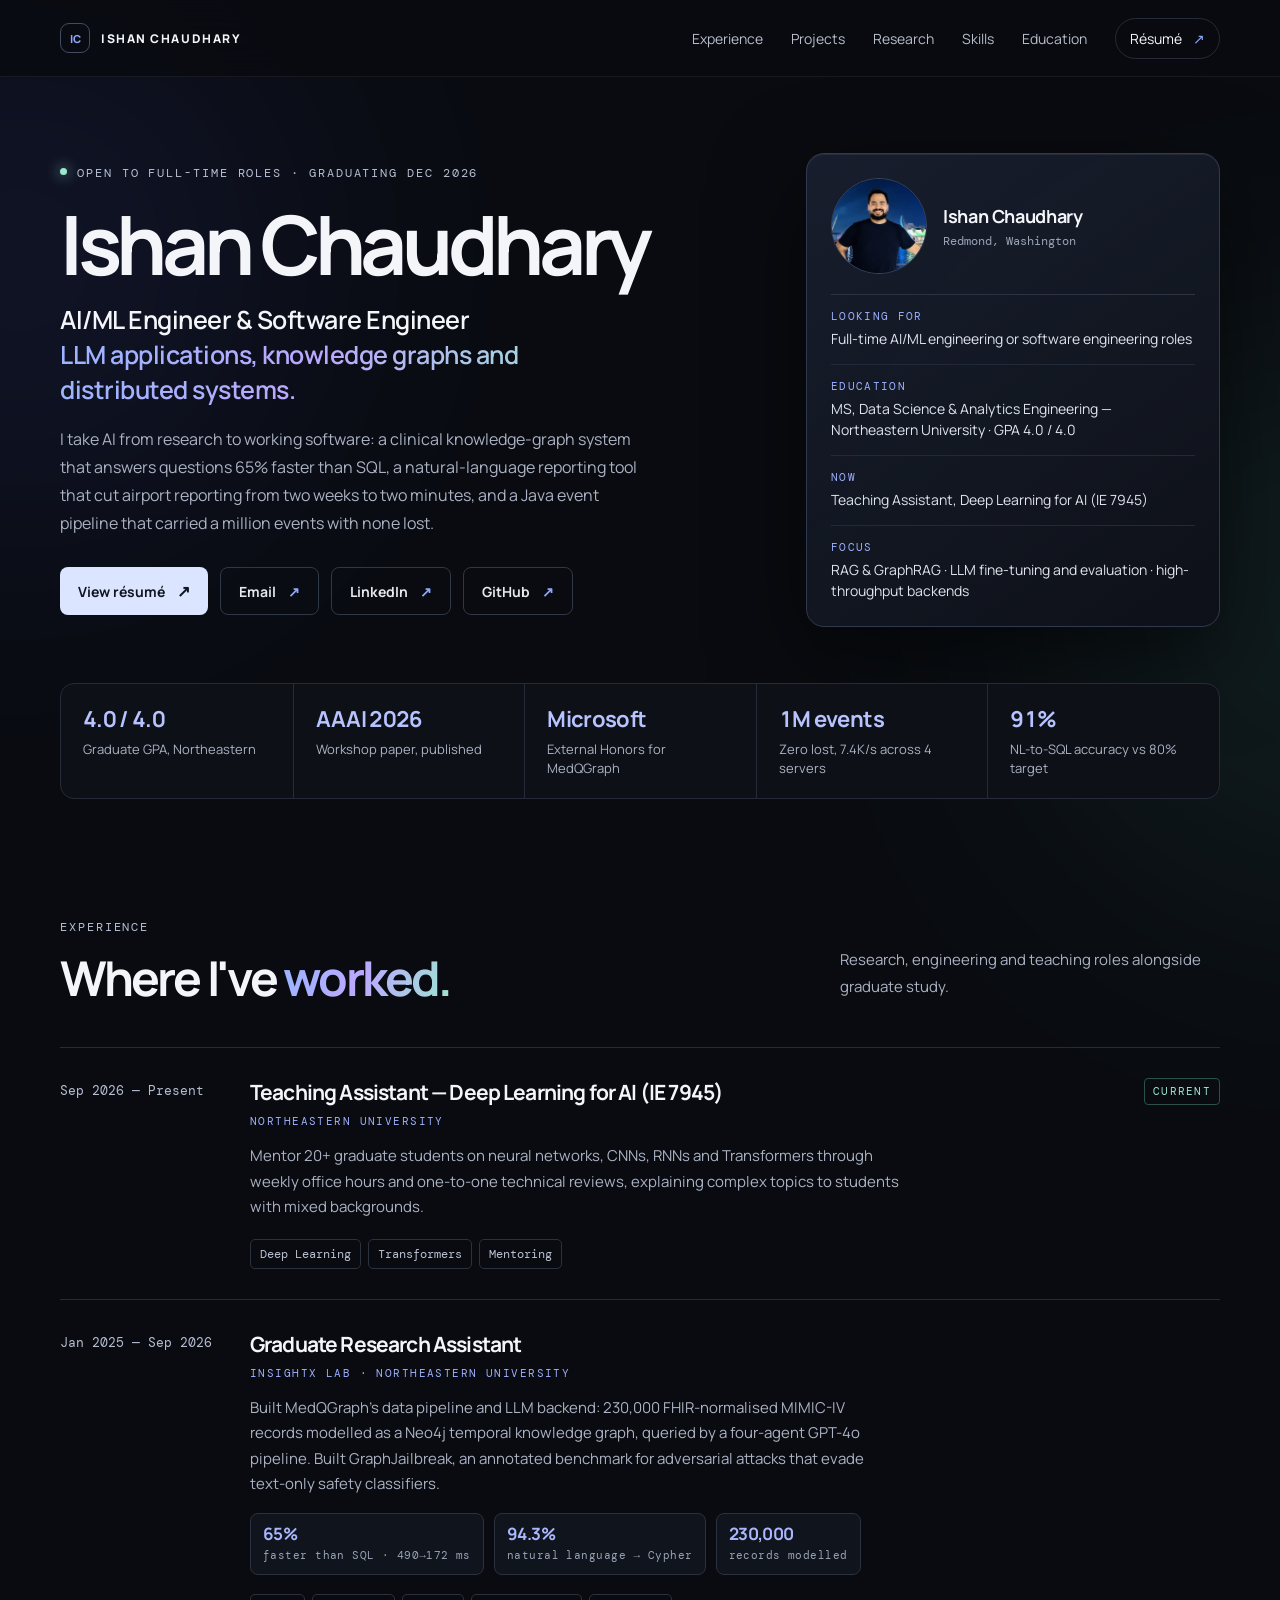
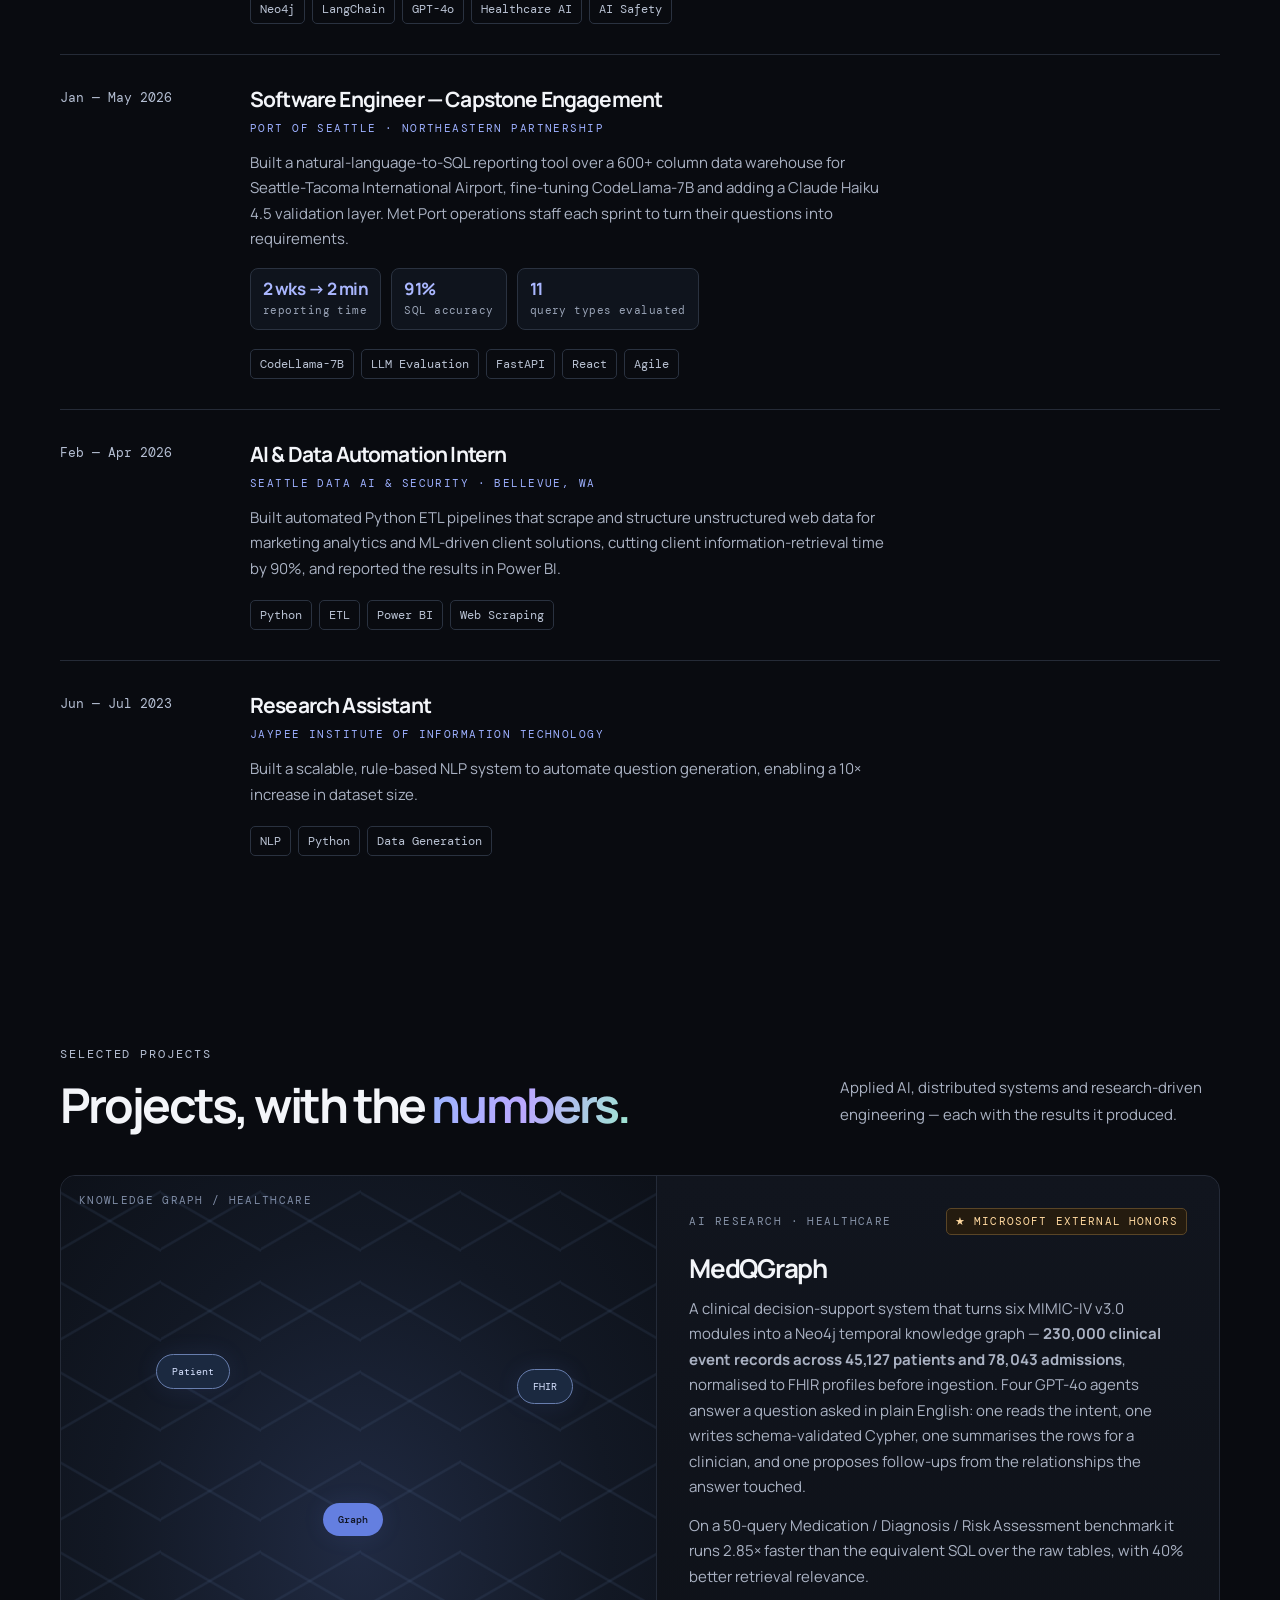
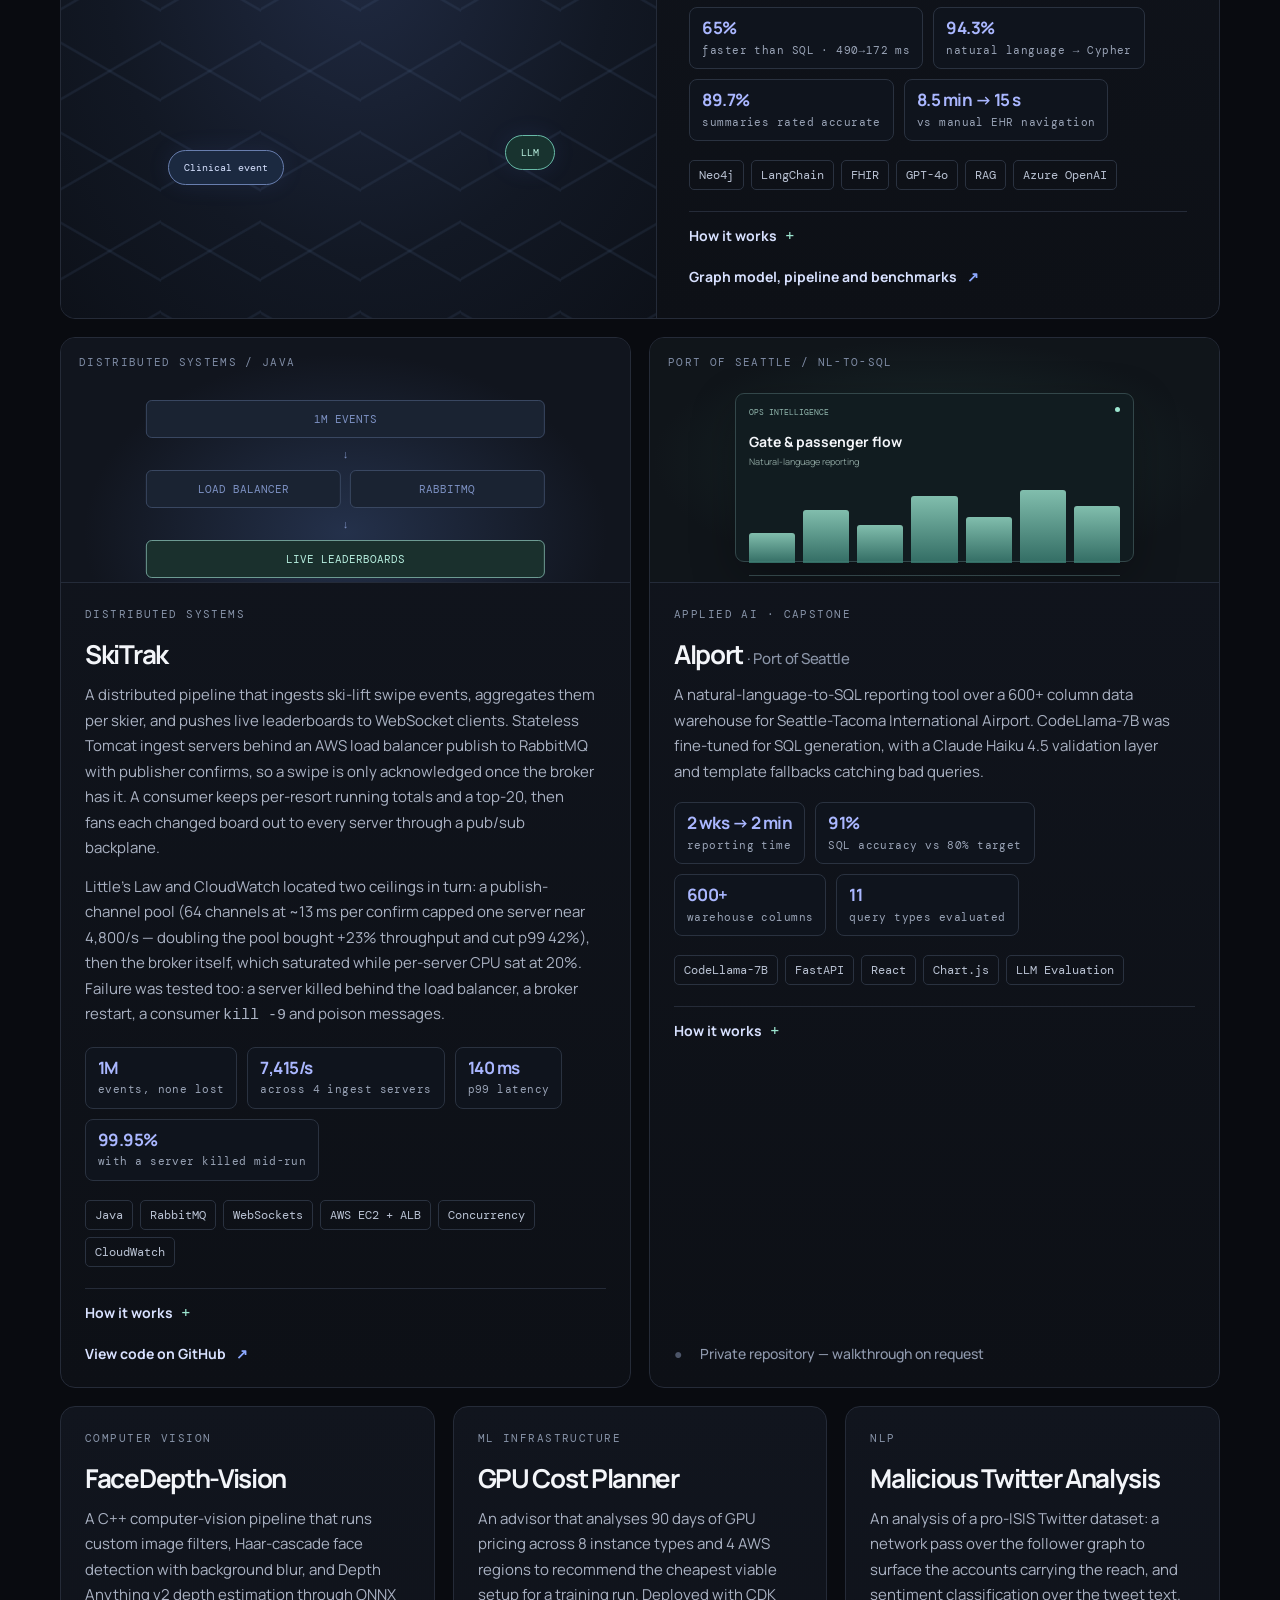
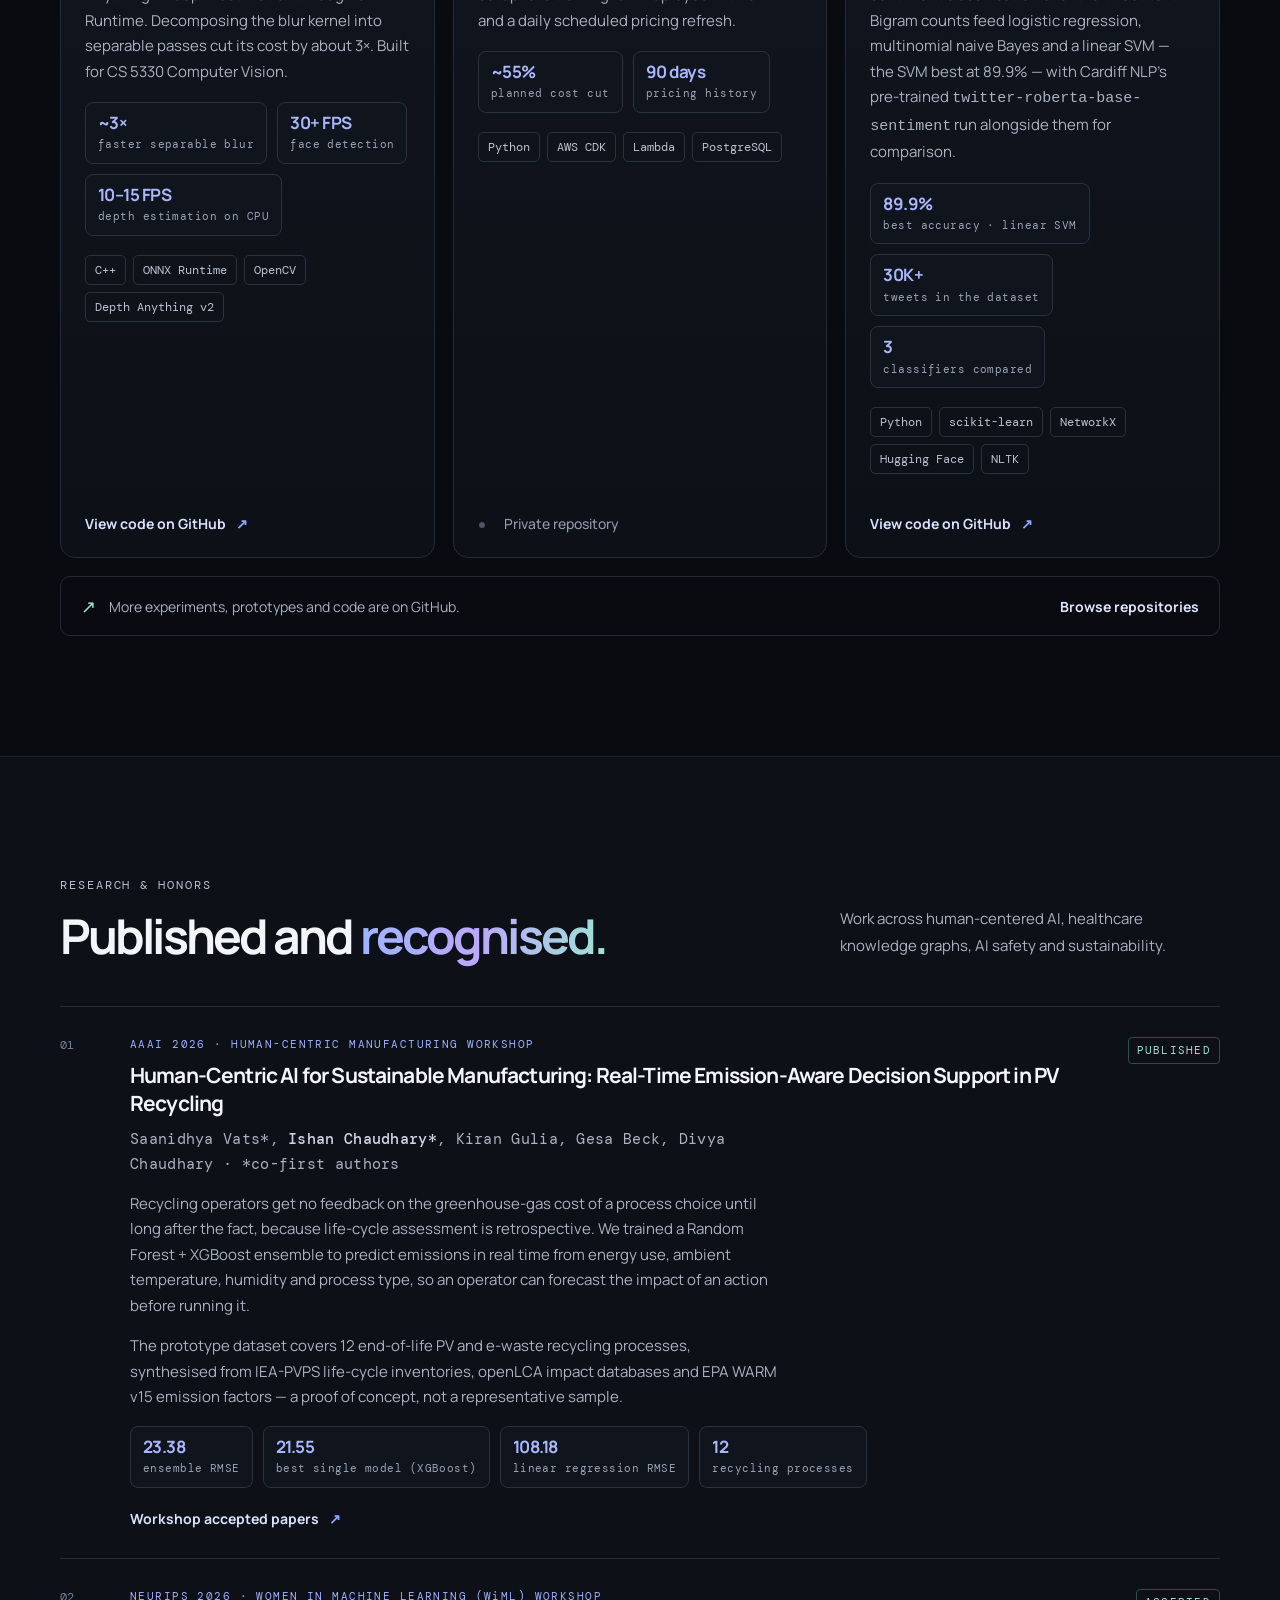
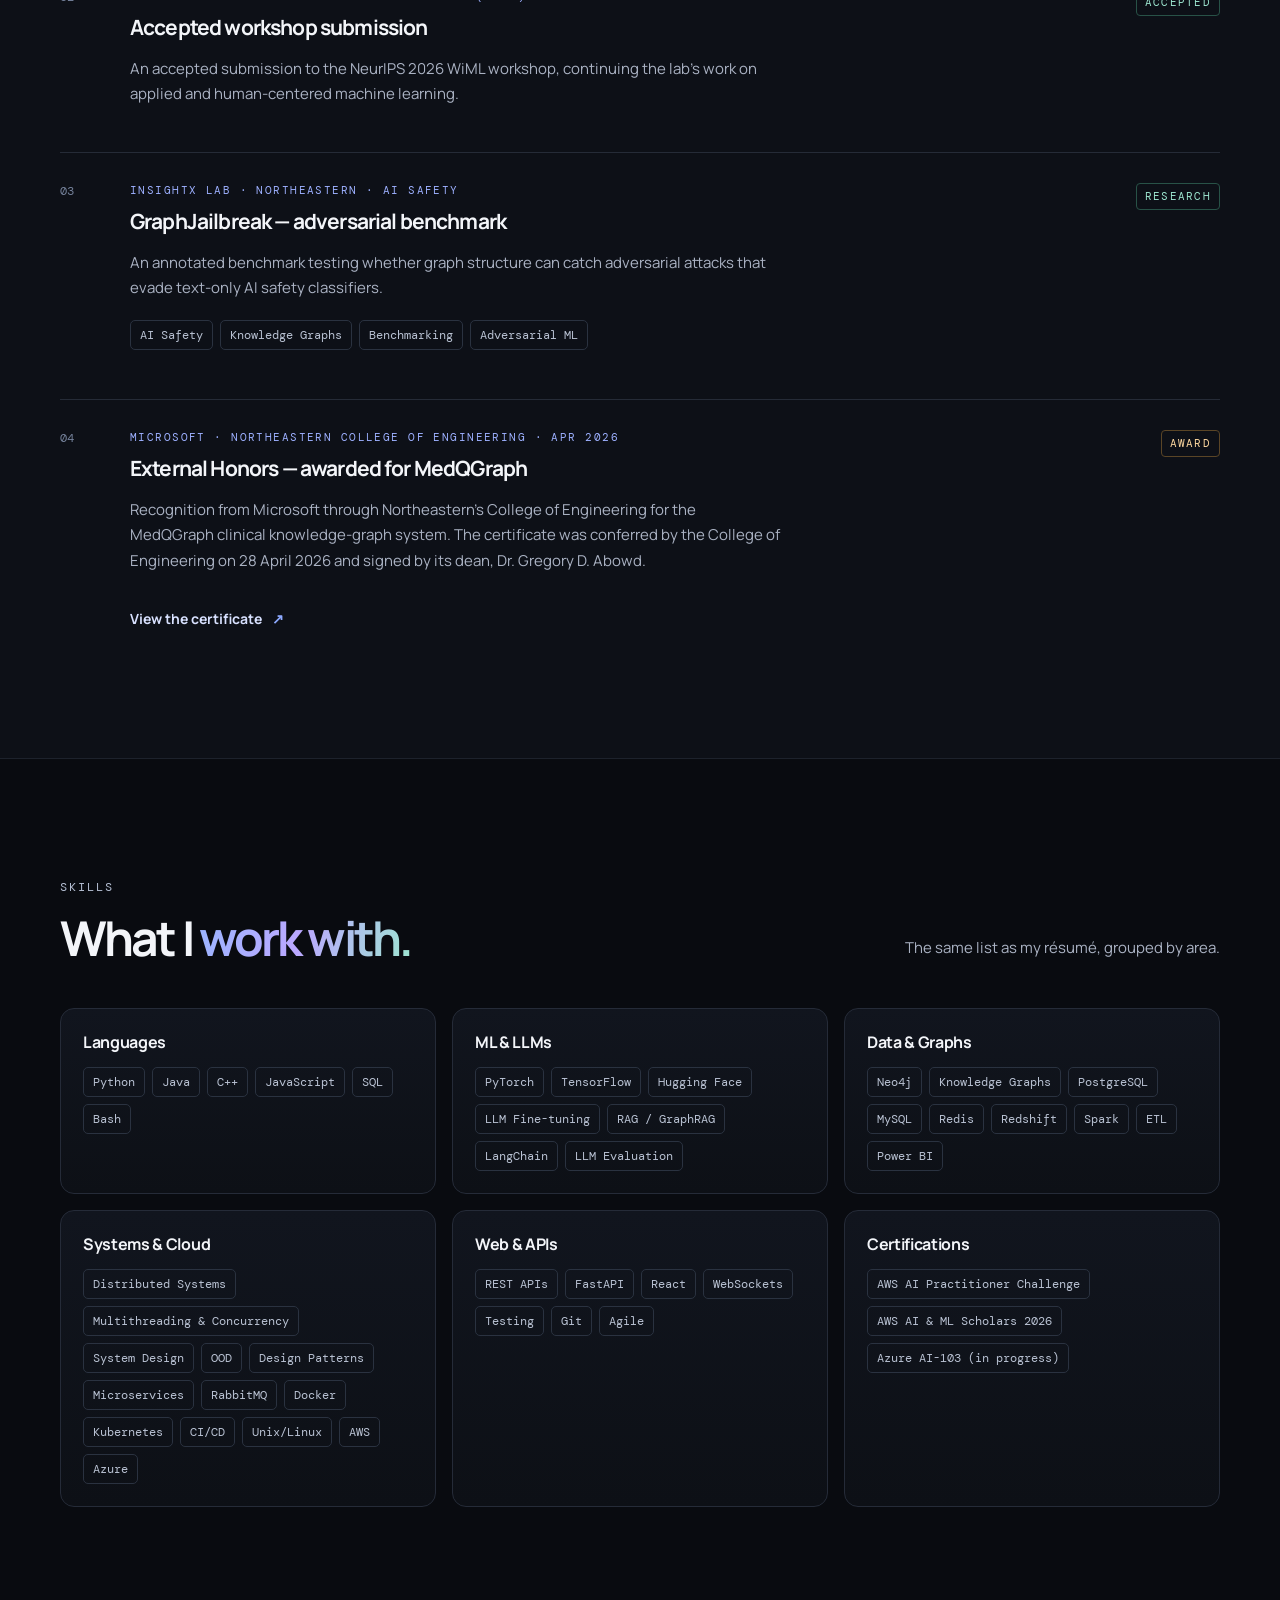
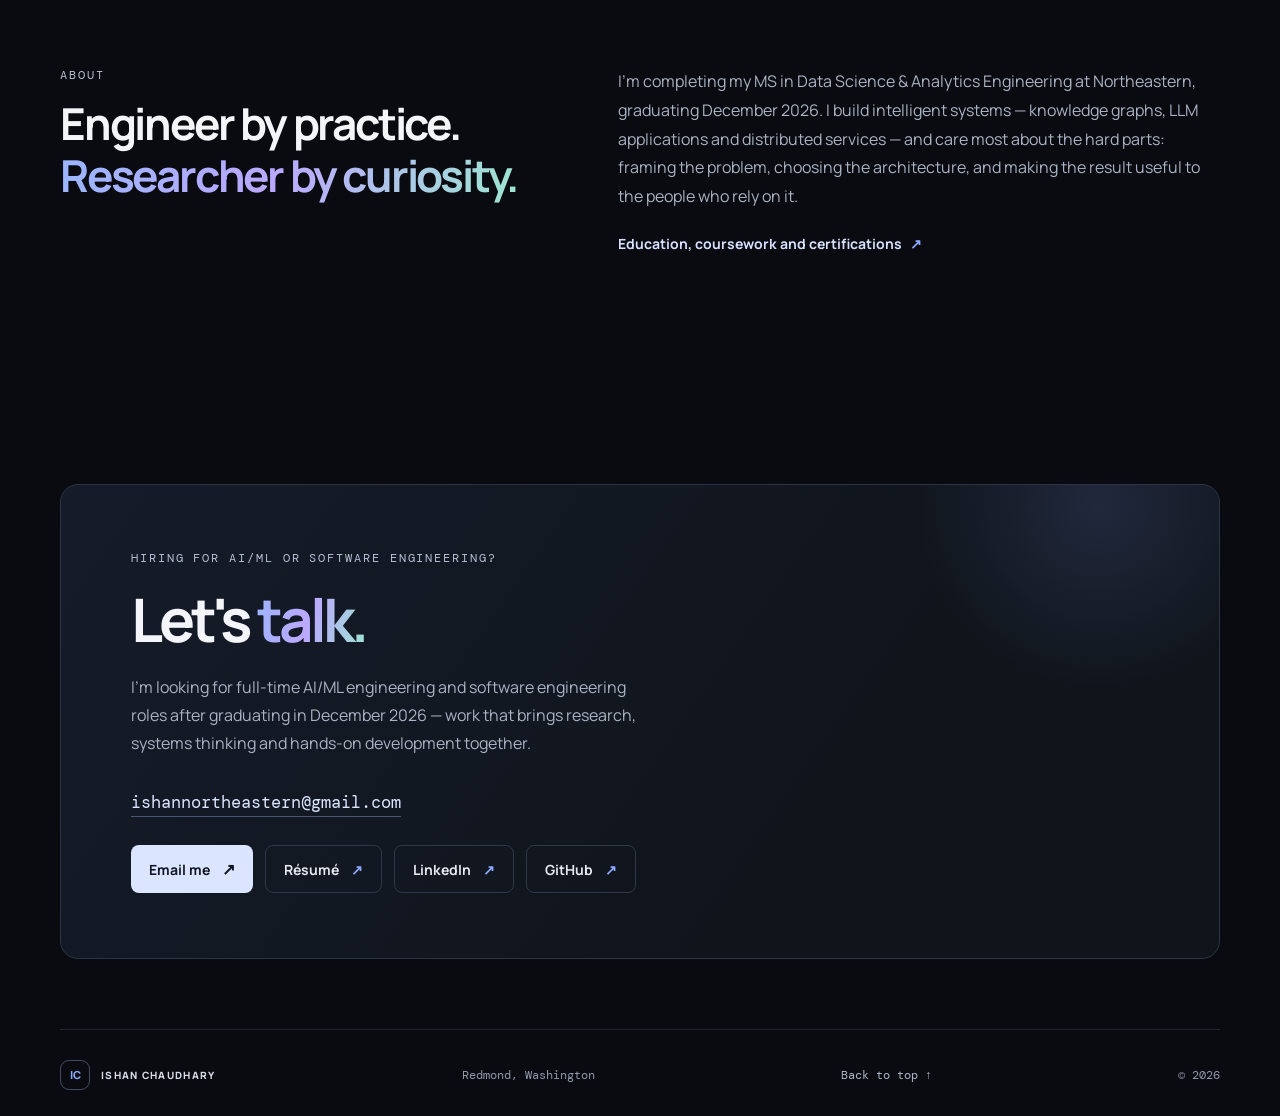
<file: index.html>
<!DOCTYPE html>
<html lang="en">
<head>
  <meta charset="UTF-8" />
  <meta name="viewport" content="width=device-width, initial-scale=1.0" />
  <title>Ishan Chaudhary — AI/ML Engineer &amp; Software Engineer | LLMs, Knowledge Graphs, Distributed Systems</title>
  <meta name="description" content="Ishan Chaudhary is an AI/ML and software engineer (MS, Northeastern, 4.0 GPA, graduating Dec 2026) building LLM applications, knowledge graphs and distributed systems. AAAI 2026 workshop author. Open to full-time roles." />
  <link rel="preconnect" href="https://fonts.googleapis.com">
  <link rel="preconnect" href="https://fonts.gstatic.com" crossorigin>
  <link href="https://fonts.googleapis.com/css2?family=DM+Mono:wght@400;500&family=Manrope:wght@400;500;600;700;800&display=swap" rel="stylesheet">
  <link rel="canonical" href="https://ishan2oo1.github.io/" />
  <meta name="theme-color" content="#090b10" />
  <meta name="author" content="Ishan Chaudhary" />

  <!-- Social sharing preview -->
  <meta property="og:type" content="profile" />
  <meta property="og:site_name" content="Ishan Chaudhary" />
  <meta property="og:title" content="Ishan Chaudhary — AI/ML Engineer &amp; Software Engineer" />
  <meta property="og:description" content="LLM applications, knowledge graphs and distributed systems. MS at Northeastern (4.0 GPA), AAAI 2026 workshop author, graduating Dec 2026 and open to full-time roles." />
  <meta property="og:url" content="https://ishan2oo1.github.io/" />
  <meta property="og:image" content="https://ishan2oo1.github.io/preview.png" />
  <meta property="og:image:width" content="1200" />
  <meta property="og:image:height" content="630" />
  <meta property="og:image:alt" content="Ishan Chaudhary — AI/ML Engineer and Software Engineer" />
  <meta name="twitter:card" content="summary_large_image" />
  <meta name="twitter:title" content="Ishan Chaudhary — AI/ML Engineer &amp; Software Engineer" />
  <meta name="twitter:description" content="LLM applications, knowledge graphs and distributed systems. Graduating Dec 2026, open to full-time roles." />
  <meta name="twitter:image" content="https://ishan2oo1.github.io/preview.png" />

  <!-- Structured data: helps search engines connect this page to the person -->
  <script type="application/ld+json">
  {
    "@context": "https://schema.org",
    "@type": "Person",
    "name": "Ishan Chaudhary",
    "url": "https://ishan2oo1.github.io/",
    "image": "https://ishan2oo1.github.io/profile.jpg",
    "jobTitle": "AI/ML Engineer and Software Engineer",
    "email": "mailto:ishannortheastern@gmail.com",
    "address": { "@type": "PostalAddress", "addressLocality": "Redmond", "addressRegion": "WA", "addressCountry": "US" },
    "alumniOf": [
      { "@type": "CollegeOrUniversity", "name": "Northeastern University" },
      { "@type": "CollegeOrUniversity", "name": "Jaypee Institute of Information Technology" }
    ],
    "knowsAbout": ["Machine Learning", "Large Language Models", "Retrieval-Augmented Generation", "Knowledge Graphs", "Distributed Systems", "Neo4j", "Python", "Java", "C++"],
    "sameAs": ["https://github.com/Ishan2OO1", "https://www.linkedin.com/in/ishan-chaudhary01"]
  }
  </script>

  <link rel="icon" href="data:image/svg+xml,%3Csvg xmlns='http://www.w3.org/2000/svg' viewBox='0 0 64 64'%3E%3Crect width='64' height='64' rx='14' fill='%23090b10'/%3E%3Crect x='1.5' y='1.5' width='61' height='61' rx='13' fill='none' stroke='%23424b61' stroke-width='3'/%3E%3Ctext x='32' y='43' font-family='Helvetica,Arial,sans-serif' font-size='27' font-weight='bold' fill='%238da9ff' text-anchor='middle'%3EIC%3C/text%3E%3C/svg%3E" />
  <link rel="stylesheet" href="styles.css" />
  <noscript>
    <style>.reveal{opacity:1!important;transform:none!important}</style>
  </noscript>
</head>
<body>
  <a class="skip-link" href="#main">Skip to content</a>
  <div class="ambient-layer" aria-hidden="true"><div class="ambient ambient-one"></div><div class="ambient ambient-two"></div></div>
  <header class="nav-wrap">
    <nav class="nav container" aria-label="Primary">
      <a class="brand" href="#home"><span class="brand-mark">IC</span><span>ISHAN CHAUDHARY</span></a>
      <div class="nav-links" id="nav-links">
        <a href="#experience">Experience</a><a href="#work">Projects</a><a href="#research">Research</a><a href="#skills">Skills</a><a href="education.html">Education</a>
        <a href="resume.html" class="nav-cta">Résumé <span>↗</span></a>
      </div>
      <button class="menu-toggle" aria-label="Toggle navigation" aria-controls="nav-links">☰</button>
    </nav>
  </header>

  <main id="main">
    <!-- ===== Hero: who, what, proof, and how to reach — all above the fold ===== -->
    <section class="hero hero-v2 container" id="home">
      <div class="hero-copy reveal">
        <div class="eyebrow"><span class="status-dot"></span> OPEN TO FULL-TIME ROLES · GRADUATING DEC 2026</div>
        <h1>Ishan Chaudhary</h1>
        <p class="hero-role">AI/ML Engineer &amp; Software Engineer <span class="gradient-text">LLM applications, knowledge graphs and distributed systems.</span></p>
        <p class="hero-sub">I take AI from research to working software: a clinical knowledge-graph system that answers questions 65% faster than SQL, a natural-language reporting tool that cut airport reporting from two weeks to two minutes, and a Java event pipeline that carried a million events with none lost.</p>
        <div class="hero-actions">
          <a class="button button-primary" href="resume.html">View résumé <span>↗</span></a>
          <a class="button button-ghost" href="mailto:ishannortheastern@gmail.com">Email <span>↗</span></a>
          <a class="button button-ghost" href="https://www.linkedin.com/in/ishan-chaudhary01" target="_blank" rel="noopener noreferrer">LinkedIn <span>↗</span></a>
          <a class="button button-ghost" href="https://github.com/Ishan2OO1" target="_blank" rel="noopener noreferrer">GitHub <span>↗</span></a>
        </div>
      </div>
      <aside class="snapshot reveal" aria-label="Quick facts">
        <div class="snapshot-top">
          <img src="profile.jpg" srcset="profile-sm.jpg 400w, profile.jpg 800w" sizes="96px" width="800" height="800" decoding="async" alt="Portrait of Ishan Chaudhary" />
          <div><b>Ishan Chaudhary</b><span>Redmond, Washington</span></div>
        </div>
        <dl class="snapshot-list">
          <div><dt>Looking for</dt><dd>Full-time AI/ML engineering or software engineering roles</dd></div>
          <div><dt>Education</dt><dd>MS, Data Science &amp; Analytics Engineering — Northeastern University · GPA 4.0 / 4.0</dd></div>
          <div><dt>Now</dt><dd>Teaching Assistant, Deep Learning for AI (IE 7945)</dd></div>
          <div><dt>Focus</dt><dd>RAG &amp; GraphRAG · LLM fine-tuning and evaluation · high-throughput backends</dd></div>
        </dl>
      </aside>
    </section>

    <!-- ===== Proof strip ===== -->
    <section class="proof container reveal" aria-label="Highlights">
      <div><b>4.0 / 4.0</b><span>Graduate GPA, Northeastern</span></div>
      <div><b>AAAI 2026</b><span>Workshop paper, published</span></div>
      <div><b>Microsoft</b><span>External Honors for MedQGraph</span></div>
      <div><b>1M events</b><span>Zero lost, 7.4K/s across 4 servers</span></div>
      <div><b>91%</b><span>NL-to-SQL accuracy vs 80% target</span></div>
    </section>

    <!-- ===== Experience ===== -->
    <section class="section container" id="experience">
      <div class="section-head reveal"><div><div class="eyebrow">EXPERIENCE</div><h2>Where I've <span class="gradient-text">worked.</span></h2></div><p>Research, engineering and teaching roles alongside graduate study.</p></div>

      <article class="research-card exp-card reveal">
        <div class="exp-when">Sep 2026 — Present</div>
        <div class="research-main">
          <h3>Teaching Assistant — Deep Learning for AI (IE 7945)</h3>
          <div class="research-kicker">NORTHEASTERN UNIVERSITY</div>
          <p>Mentor 20+ graduate students on neural networks, CNNs, RNNs and Transformers through weekly office hours and one-to-one technical reviews, explaining complex topics to students with mixed backgrounds.</p>
          <div class="tags"><span>Deep Learning</span><span>Transformers</span><span>Mentoring</span></div>
        </div>
        <div class="research-side"><span class="research-status">CURRENT</span></div>
      </article>

      <article class="research-card exp-card reveal">
        <div class="exp-when">Jan 2025 — Sep 2026</div>
        <div class="research-main">
          <h3>Graduate Research Assistant</h3>
          <div class="research-kicker">INSIGHTX LAB · NORTHEASTERN UNIVERSITY</div>
          <p>Built MedQGraph’s data pipeline and LLM backend: 230,000 FHIR-normalised MIMIC-IV records modelled as a Neo4j temporal knowledge graph, queried by a four-agent GPT-4o pipeline. Built GraphJailbreak, an annotated benchmark for adversarial attacks that evade text-only safety classifiers.</p>
          <ul class="metrics"><li><b>65%</b><span>faster than SQL · 490→172 ms</span></li><li><b>94.3%</b><span>natural language → Cypher</span></li><li><b>230,000</b><span>records modelled</span></li></ul>
          <div class="tags"><span>Neo4j</span><span>LangChain</span><span>GPT-4o</span><span>Healthcare AI</span><span>AI Safety</span></div>
        </div>
        <div class="research-side"></div>
      </article>

      <article class="research-card exp-card reveal">
        <div class="exp-when">Jan — May 2026</div>
        <div class="research-main">
          <h3>Software Engineer — Capstone Engagement</h3>
          <div class="research-kicker">PORT OF SEATTLE · NORTHEASTERN PARTNERSHIP</div>
          <p>Built a natural-language-to-SQL reporting tool over a 600+ column data warehouse for Seattle-Tacoma International Airport, fine-tuning CodeLlama-7B and adding a Claude Haiku 4.5 validation layer. Met Port operations staff each sprint to turn their questions into requirements.</p>
          <ul class="metrics"><li><b>2 wks → 2 min</b><span>reporting time</span></li><li><b>91%</b><span>SQL accuracy</span></li><li><b>11</b><span>query types evaluated</span></li></ul>
          <div class="tags"><span>CodeLlama-7B</span><span>LLM Evaluation</span><span>FastAPI</span><span>React</span><span>Agile</span></div>
        </div>
        <div class="research-side"></div>
      </article>

      <article class="research-card exp-card reveal">
        <div class="exp-when">Feb — Apr 2026</div>
        <div class="research-main">
          <h3>AI &amp; Data Automation Intern</h3>
          <div class="research-kicker">SEATTLE DATA AI &amp; SECURITY · BELLEVUE, WA</div>
          <p>Built automated Python ETL pipelines that scrape and structure unstructured web data for marketing analytics and ML-driven client solutions, cutting client information-retrieval time by 90%, and reported the results in Power BI.</p>
          <div class="tags"><span>Python</span><span>ETL</span><span>Power BI</span><span>Web Scraping</span></div>
        </div>
        <div class="research-side"></div>
      </article>

      <article class="research-card exp-card reveal">
        <div class="exp-when">Jun — Jul 2023</div>
        <div class="research-main">
          <h3>Research Assistant</h3>
          <div class="research-kicker">JAYPEE INSTITUTE OF INFORMATION TECHNOLOGY</div>
          <p>Built a scalable, rule-based NLP system to automate question generation, enabling a 10× increase in dataset size.</p>
          <div class="tags"><span>NLP</span><span>Python</span><span>Data Generation</span></div>
        </div>
        <div class="research-side"></div>
      </article>
    </section>

    <!-- ===== Projects ===== -->
    <section class="section container" id="work">
      <div class="section-head reveal"><div><div class="eyebrow">SELECTED PROJECTS</div><h2>Projects, with the <span class="gradient-text">numbers.</span></h2></div><p>Applied AI, distributed systems and research-driven engineering — each with the results it produced.</p></div>
      <div class="projects-grid">
        <article class="project-card project-featured reveal">
          <div class="project-visual graph-visual" aria-hidden="true"><div class="visual-label">KNOWLEDGE GRAPH / HEALTHCARE</div><div class="graph-lines"></div><div class="graph-node node-center">Graph</div><div class="graph-node node-1">Patient</div><div class="graph-node node-2">FHIR</div><div class="graph-node node-3">Clinical event</div><div class="graph-node node-4">LLM</div></div>
          <div class="project-info">
            <div class="project-top"><span class="project-type">AI RESEARCH · HEALTHCARE</span><span class="award-pill">★ MICROSOFT EXTERNAL HONORS</span></div>
            <h3>MedQGraph</h3>
            <p>A clinical decision-support system that turns six MIMIC-IV v3.0 modules into a Neo4j temporal knowledge graph — <b>230,000 clinical event records across 45,127 patients and 78,043 admissions</b>, normalised to FHIR profiles before ingestion. Four GPT-4o agents answer a question asked in plain English: one reads the intent, one writes schema-validated Cypher, one summarises the rows for a clinician, and one proposes follow-ups from the relationships the answer touched.</p>
            <p>On a 50-query Medication / Diagnosis / Risk Assessment benchmark it runs 2.85× faster than the equivalent SQL over the raw tables, with 40% better retrieval relevance.</p>
            <ul class="metrics"><li><b>65%</b><span>faster than SQL · 490→172 ms</span></li><li><b>94.3%</b><span>natural language → Cypher</span></li><li><b>89.7%</b><span>summaries rated accurate</span></li><li><b>8.5 min → 15 s</b><span>vs manual EHR navigation</span></li></ul>
            <div class="tags"><span>Neo4j</span><span>LangChain</span><span>FHIR</span><span>GPT-4o</span><span>RAG</span><span>Azure OpenAI</span></div>
            <details class="how"><summary>How it works</summary><p>Six MIMIC-IV modules are joined on <code>subject_id</code> and <code>hadm_id</code>, denormalised so graph queries need no runtime joins, then loaded as <code>Patient</code>, <code>Admission</code>, <code>Diagnosis</code>, <code>Medication</code>, <code>Procedure</code> and <code>Test</code> nodes joined by time-stamped edges. NULLs are preserved rather than imputed, so a missing value becomes an absent edge instead of a fabricated relationship.</p><p>A question is turned into Cypher by GPT-4o against a schema description, validated for syntax, schema compliance, property existence and query cost before it runs — a failure regenerates with structured feedback. “Medications for patient 10000032” becomes a <code>Patient→Admission→Medication</code> traversal. LangChain embeddings put queries and graph entities in one vector space for similarity search alongside the generated Cypher.</p><p>MIMIC-IV is a single hospital’s critical-care data and the benchmark is the project’s own, so the figures above measure this system on this dataset, not clinical readiness.</p></details>
            <div class="project-actions"><a class="text-link" href="https://github.com/Ishan2OO1/MedQGraph" target="_blank" rel="noopener noreferrer">Graph model, pipeline and benchmarks <span>↗</span></a></div>
          </div>
        </article>

        <article class="project-card project-half reveal">
          <div class="project-visual system-visual" aria-hidden="true"><div class="visual-label">DISTRIBUTED SYSTEMS / JAVA</div><div class="system-stack"><div class="stack-box">1M EVENTS</div><span>↓</span><div class="stack-row"><div class="stack-box">LOAD BALANCER</div><div class="stack-box">RABBITMQ</div></div><span>↓</span><div class="stack-box stack-accent">LIVE LEADERBOARDS</div></div></div>
          <div class="project-info">
            <div class="project-top"><span class="project-type">DISTRIBUTED SYSTEMS</span></div>
            <h3>SkiTrak</h3>
            <p>A distributed pipeline that ingests ski-lift swipe events, aggregates them per skier, and pushes live leaderboards to WebSocket clients. Stateless Tomcat ingest servers behind an AWS load balancer publish to RabbitMQ with publisher confirms, so a swipe is only acknowledged once the broker has it. A consumer keeps per-resort running totals and a top-20, then fans each changed board out to every server through a pub/sub backplane.</p>
            <p>Little's Law and CloudWatch located two ceilings in turn: a publish-channel pool (64 channels at ~13 ms per confirm capped one server near 4,800/s — doubling the pool bought +23% throughput and cut p99 42%), then the broker itself, which saturated while per-server CPU sat at 20%. Failure was tested too: a server killed behind the load balancer, a broker restart, a consumer <code>kill -9</code> and poison messages.</p>
            <ul class="metrics"><li><b>1M</b><span>events, none lost</span></li><li><b>7,415/s</b><span>across 4 ingest servers</span></li><li><b>140 ms</b><span>p99 latency</span></li><li><b>99.95%</b><span>with a server killed mid-run</span></li></ul>
            <div class="tags"><span>Java</span><span>RabbitMQ</span><span>WebSockets</span><span>AWS EC2 + ALB</span><span>Concurrency</span><span>CloudWatch</span></div>
            <details class="how"><summary>How it works</summary><p>A swipe hits an ingest server behind the load balancer, which validates it, looks up the lift’s vertical and publishes to that resort’s queue, returning 201 only after RabbitMQ confirms. A topic exchange keeps one durable queue per resort, so each resort stays in order and the consumer can hold per-resort state without locks. The consumer deduplicates by event id, updates the top-20, and acks only after the update lands. When a board changes it goes to a fanout exchange, and every ingest server pushes it to its own WebSocket subscribers.</p><p>Run as a graduate distributed-systems project at Northeastern: 512 client threads, 4 ingest servers.</p></details>
            <div class="project-actions"><a class="text-link" href="https://github.com/Ishan2OO1/skitrak-realtime" target="_blank" rel="noopener noreferrer">View code on GitHub <span>↗</span></a></div>
          </div>
        </article>

        <article class="project-card project-half reveal">
          <div class="project-visual airport-visual" aria-hidden="true"><div class="visual-label">PORT OF SEATTLE / NL-TO-SQL</div><div class="dashboard"><div class="dash-top"><span>OPS INTELLIGENCE</span><span class="dash-dot"></span></div><div class="dash-stat"><b>Gate &amp; passenger flow</b><span>Natural-language reporting</span></div><div class="bars"><i style="height:38%"></i><i style="height:66%"></i><i style="height:48%"></i><i style="height:84%"></i><i style="height:58%"></i><i style="height:92%"></i><i style="height:72%"></i></div><div class="dash-line"></div></div></div>
          <div class="project-info">
            <div class="project-top"><span class="project-type">APPLIED AI · CAPSTONE</span></div>
            <h3>AIport <span class="h3-sub">· Port of Seattle</span></h3>
            <p>A natural-language-to-SQL reporting tool over a 600+ column data warehouse for Seattle-Tacoma International Airport. CodeLlama-7B was fine-tuned for SQL generation, with a Claude Haiku 4.5 validation layer and template fallbacks catching bad queries.</p>
            <ul class="metrics"><li><b>2 wks → 2 min</b><span>reporting time</span></li><li><b>91%</b><span>SQL accuracy vs 80% target</span></li><li><b>600+</b><span>warehouse columns</span></li><li><b>11</b><span>query types evaluated</span></li></ul>
            <div class="tags"><span>CodeLlama-7B</span><span>FastAPI</span><span>React</span><span>Chart.js</span><span>LLM Evaluation</span></div>
            <details class="how"><summary>How it works</summary><p>A staff question is parsed, SQL is generated by the fine-tuned model, a validation layer checks the query before it runs, and the result comes back as a chart.</p></details>
            <div class="project-actions"><span class="text-link text-link-muted">Private repository — walkthrough on request</span></div>
          </div>
        </article>

        <article class="project-card project-third reveal">
          <div class="project-info">
            <div class="project-top"><span class="project-type">COMPUTER VISION</span></div>
            <h3>FaceDepth-Vision</h3>
            <p>A C++ computer-vision pipeline that runs custom image filters, Haar-cascade face detection with background blur, and Depth Anything v2 depth estimation through ONNX Runtime. Decomposing the blur kernel into separable passes cut its cost by about 3×. Built for CS 5330 Computer Vision.</p>
            <ul class="metrics"><li><b>~3×</b><span>faster separable blur</span></li><li><b>30+ FPS</b><span>face detection</span></li><li><b>10–15 FPS</b><span>depth estimation on CPU</span></li></ul>
            <div class="tags"><span>C++</span><span>ONNX Runtime</span><span>OpenCV</span><span>Depth Anything v2</span></div>
            <div class="project-actions"><a class="text-link" href="https://github.com/Ishan2OO1/FaceDepth-Vision" target="_blank" rel="noopener noreferrer">View code on GitHub <span>↗</span></a></div>
          </div>
        </article>

        <article class="project-card project-third reveal">
          <div class="project-info">
            <div class="project-top"><span class="project-type">ML INFRASTRUCTURE</span></div>
            <h3>GPU Cost Planner</h3>
            <p>An advisor that analyses 90 days of GPU pricing across 8 instance types and 4 AWS regions to recommend the cheapest viable setup for a training run. Deployed with CDK and a daily scheduled pricing refresh.</p>
            <ul class="metrics"><li><b>~55%</b><span>planned cost cut</span></li><li><b>90 days</b><span>pricing history</span></li></ul>
            <div class="tags"><span>Python</span><span>AWS CDK</span><span>Lambda</span><span>PostgreSQL</span></div>
            <div class="project-actions"><span class="text-link text-link-muted">Private repository</span></div>
          </div>
        </article>

        <article class="project-card project-third reveal">
          <div class="project-info">
            <div class="project-top"><span class="project-type">NLP</span></div>
            <h3>Malicious Twitter Analysis</h3>
            <p>An analysis of a pro-ISIS Twitter dataset: a network pass over the follower graph to surface the accounts carrying the reach, and sentiment classification over the tweet text. Bigram counts feed logistic regression, multinomial naive Bayes and a linear SVM — the SVM best at 89.9% — with Cardiff NLP’s pre-trained <code>twitter-roberta-base-sentiment</code> run alongside them for comparison.</p>
            <ul class="metrics"><li><b>89.9%</b><span>best accuracy · linear SVM</span></li><li><b>30K+</b><span>tweets in the dataset</span></li><li><b>3</b><span>classifiers compared</span></li></ul>
            <div class="tags"><span>Python</span><span>scikit-learn</span><span>NetworkX</span><span>Hugging Face</span><span>NLTK</span></div>
            <div class="project-actions"><a class="text-link" href="https://github.com/Ishan2OO1/Malicious-Twitter-Analysis" target="_blank" rel="noopener noreferrer">View code on GitHub <span>↗</span></a></div>
          </div>
        </article>
      </div>
      <div class="projects-note reveal"><span class="note-icon">↗</span><p>More experiments, prototypes and code are on GitHub.</p><a href="https://github.com/Ishan2OO1" target="_blank" rel="noopener noreferrer">Browse repositories</a></div>
    </section>

    <!-- ===== Research ===== -->
    <section class="section research-section" id="research"><div class="container">
      <div class="section-head reveal"><div><div class="eyebrow">RESEARCH &amp; HONORS</div><h2>Published and <span class="gradient-text">recognised.</span></h2></div><p>Work across human-centered AI, healthcare knowledge graphs, AI safety and sustainability.</p></div>
      <article class="research-card reveal">
        <div class="research-index">01</div>
        <div class="research-main">
          <div class="research-kicker">AAAI 2026 · HUMAN-CENTRIC MANUFACTURING WORKSHOP</div>
          <h3>Human-Centric AI for Sustainable Manufacturing: Real-Time Emission-Aware Decision Support in PV Recycling</h3>
          <p class="research-authors">Saanidhya Vats*, <b>Ishan Chaudhary*</b>, Kiran Gulia, Gesa Beck, Divya Chaudhary · *co-first authors</p>
          <p>Recycling operators get no feedback on the greenhouse-gas cost of a process choice until long after the fact, because life-cycle assessment is retrospective. We trained a Random Forest + XGBoost ensemble to predict emissions in real time from energy use, ambient temperature, humidity and process type, so an operator can forecast the impact of an action before running it.</p>
          <p>The prototype dataset covers 12 end-of-life PV and e-waste recycling processes, synthesised from IEA-PVPS life-cycle inventories, openLCA impact databases and EPA WARM v15 emission factors — a proof of concept, not a representative sample.</p>
          <ul class="metrics"><li><b>23.38</b><span>ensemble RMSE</span></li><li><b>21.55</b><span>best single model (XGBoost)</span></li><li><b>108.18</b><span>linear regression RMSE</span></li><li><b>12</b><span>recycling processes</span></li></ul>
          <div class="project-actions"><a class="text-link" href="https://sites.google.com/view/hcm-aaai26/accepted-papers" target="_blank" rel="noopener noreferrer">Workshop accepted papers <span>↗</span></a></div>
        </div>
        <div class="research-side"><span class="research-status">PUBLISHED</span></div>
      </article>
      <article class="research-card reveal">
        <div class="research-index">02</div>
        <div class="research-main">
          <div class="research-kicker">NEURIPS 2026 · WOMEN IN MACHINE LEARNING (WiML) WORKSHOP</div>
          <h3>Accepted workshop submission</h3>
          <p>An accepted submission to the NeurIPS 2026 WiML workshop, continuing the lab's work on applied and human-centered machine learning.</p>
        </div>
        <div class="research-side"><span class="research-status">ACCEPTED</span></div>
      </article>
      <article class="research-card reveal">
        <div class="research-index">03</div>
        <div class="research-main">
          <div class="research-kicker">INSIGHTX LAB · NORTHEASTERN · AI SAFETY</div>
          <h3>GraphJailbreak — adversarial benchmark</h3>
          <p>An annotated benchmark testing whether graph structure can catch adversarial attacks that evade text-only AI safety classifiers.</p>
          <div class="tags"><span>AI Safety</span><span>Knowledge Graphs</span><span>Benchmarking</span><span>Adversarial ML</span></div>
        </div>
        <div class="research-side"><span class="research-status">RESEARCH</span></div>
      </article>
      <article class="research-card reveal">
        <div class="research-index">04</div>
        <div class="research-main">
          <div class="research-kicker">MICROSOFT · NORTHEASTERN COLLEGE OF ENGINEERING · APR 2026</div>
          <h3>External Honors — awarded for MedQGraph</h3>
          <p>Recognition from Microsoft through Northeastern’s College of Engineering for the MedQGraph clinical knowledge-graph system. The certificate was conferred by the College of Engineering on 28 April 2026 and signed by its dean, Dr. Gregory D. Abowd.</p>
          <div class="project-actions"><a class="text-link" href="microsoft-external-honors.jpg" target="_blank" rel="noopener noreferrer">View the certificate <span>↗</span></a></div>
        </div>
        <div class="research-side"><span class="research-status status-award">AWARD</span></div>
      </article>
      </div></section>

    <!-- ===== Skills ===== -->
    <section class="section container" id="skills">
      <div class="section-head reveal"><div><div class="eyebrow">SKILLS</div><h2>What I <span class="gradient-text">work with.</span></h2></div><p>The same list as my résumé, grouped by area.</p></div>
      <div class="skills-grid reveal">
        <div class="skill-group"><h3>Languages</h3><div class="tags"><span>Python</span><span>Java</span><span>C++</span><span>JavaScript</span><span>SQL</span><span>Bash</span></div></div>
        <div class="skill-group"><h3>ML &amp; LLMs</h3><div class="tags"><span>PyTorch</span><span>TensorFlow</span><span>Hugging Face</span><span>LLM Fine-tuning</span><span>RAG / GraphRAG</span><span>LangChain</span><span>LLM Evaluation</span></div></div>
        <div class="skill-group"><h3>Data &amp; Graphs</h3><div class="tags"><span>Neo4j</span><span>Knowledge Graphs</span><span>PostgreSQL</span><span>MySQL</span><span>Redis</span><span>Redshift</span><span>Spark</span><span>ETL</span><span>Power BI</span></div></div>
        <div class="skill-group"><h3>Systems &amp; Cloud</h3><div class="tags"><span>Distributed Systems</span><span>Multithreading &amp; Concurrency</span><span>System Design</span><span>OOD</span><span>Design Patterns</span><span>Microservices</span><span>RabbitMQ</span><span>Docker</span><span>Kubernetes</span><span>CI/CD</span><span>Unix/Linux</span><span>AWS</span><span>Azure</span></div></div>
        <div class="skill-group"><h3>Web &amp; APIs</h3><div class="tags"><span>REST APIs</span><span>FastAPI</span><span>React</span><span>WebSockets</span><span>Testing</span><span>Git</span><span>Agile</span></div></div>
        <div class="skill-group"><h3>Certifications</h3><div class="tags"><span>AWS AI Practitioner Challenge</span><span>AWS AI &amp; ML Scholars 2026</span><span>Azure AI-103 (in progress)</span></div></div>
      </div>
    </section>

    <!-- ===== About ===== -->
    <section class="section container" id="about">
      <div class="about-row reveal">
        <div>
          <div class="eyebrow">ABOUT</div>
          <h2>Engineer by practice. <span class="gradient-text">Researcher by curiosity.</span></h2>
        </div>
        <div>
          <p class="about-lede">I’m completing my MS in Data Science &amp; Analytics Engineering at Northeastern, graduating December 2026. I build intelligent systems — knowledge graphs, LLM applications and distributed services — and care most about the hard parts: framing the problem, choosing the architecture, and making the result useful to the people who rely on it.</p>
          <a class="detail-link" href="education.html">Education, coursework and certifications <span>↗</span></a>
        </div>
      </div>
    </section>

    <!-- ===== Contact ===== -->
    <section class="section container" id="contact"><div class="contact-panel reveal"><div class="contact-orb"></div><div class="eyebrow">HIRING FOR AI/ML OR SOFTWARE ENGINEERING?</div><h2>Let's <span class="gradient-text">talk.</span></h2><p>I'm looking for full-time AI/ML engineering and software engineering roles after graduating in December 2026 — work that brings research, systems thinking and hands-on development together.</p>
      <a class="contact-email" href="mailto:ishannortheastern@gmail.com">ishannortheastern@gmail.com</a>
      <div class="contact-actions"><a class="button button-primary" href="mailto:ishannortheastern@gmail.com?subject=Opportunity%20for%20Ishan%20Chaudhary">Email me <span>↗</span></a><a class="button button-ghost" href="resume.html">Résumé <span>↗</span></a><a class="button button-ghost" href="https://www.linkedin.com/in/ishan-chaudhary01" target="_blank" rel="noopener noreferrer">LinkedIn <span>↗</span></a><a class="button button-ghost" href="https://github.com/Ishan2OO1" target="_blank" rel="noopener noreferrer">GitHub <span>↗</span></a></div></div></section>
  </main>
  <footer class="footer container"><a class="brand" href="#home"><span class="brand-mark">IC</span><span>ISHAN CHAUDHARY</span></a><span>Redmond, Washington</span><a href="#home">Back to top ↑</a><span class="copyright">© <span id="year"></span></span></footer>
  <script src="script.js" defer></script>
</body>
</html>
</file>
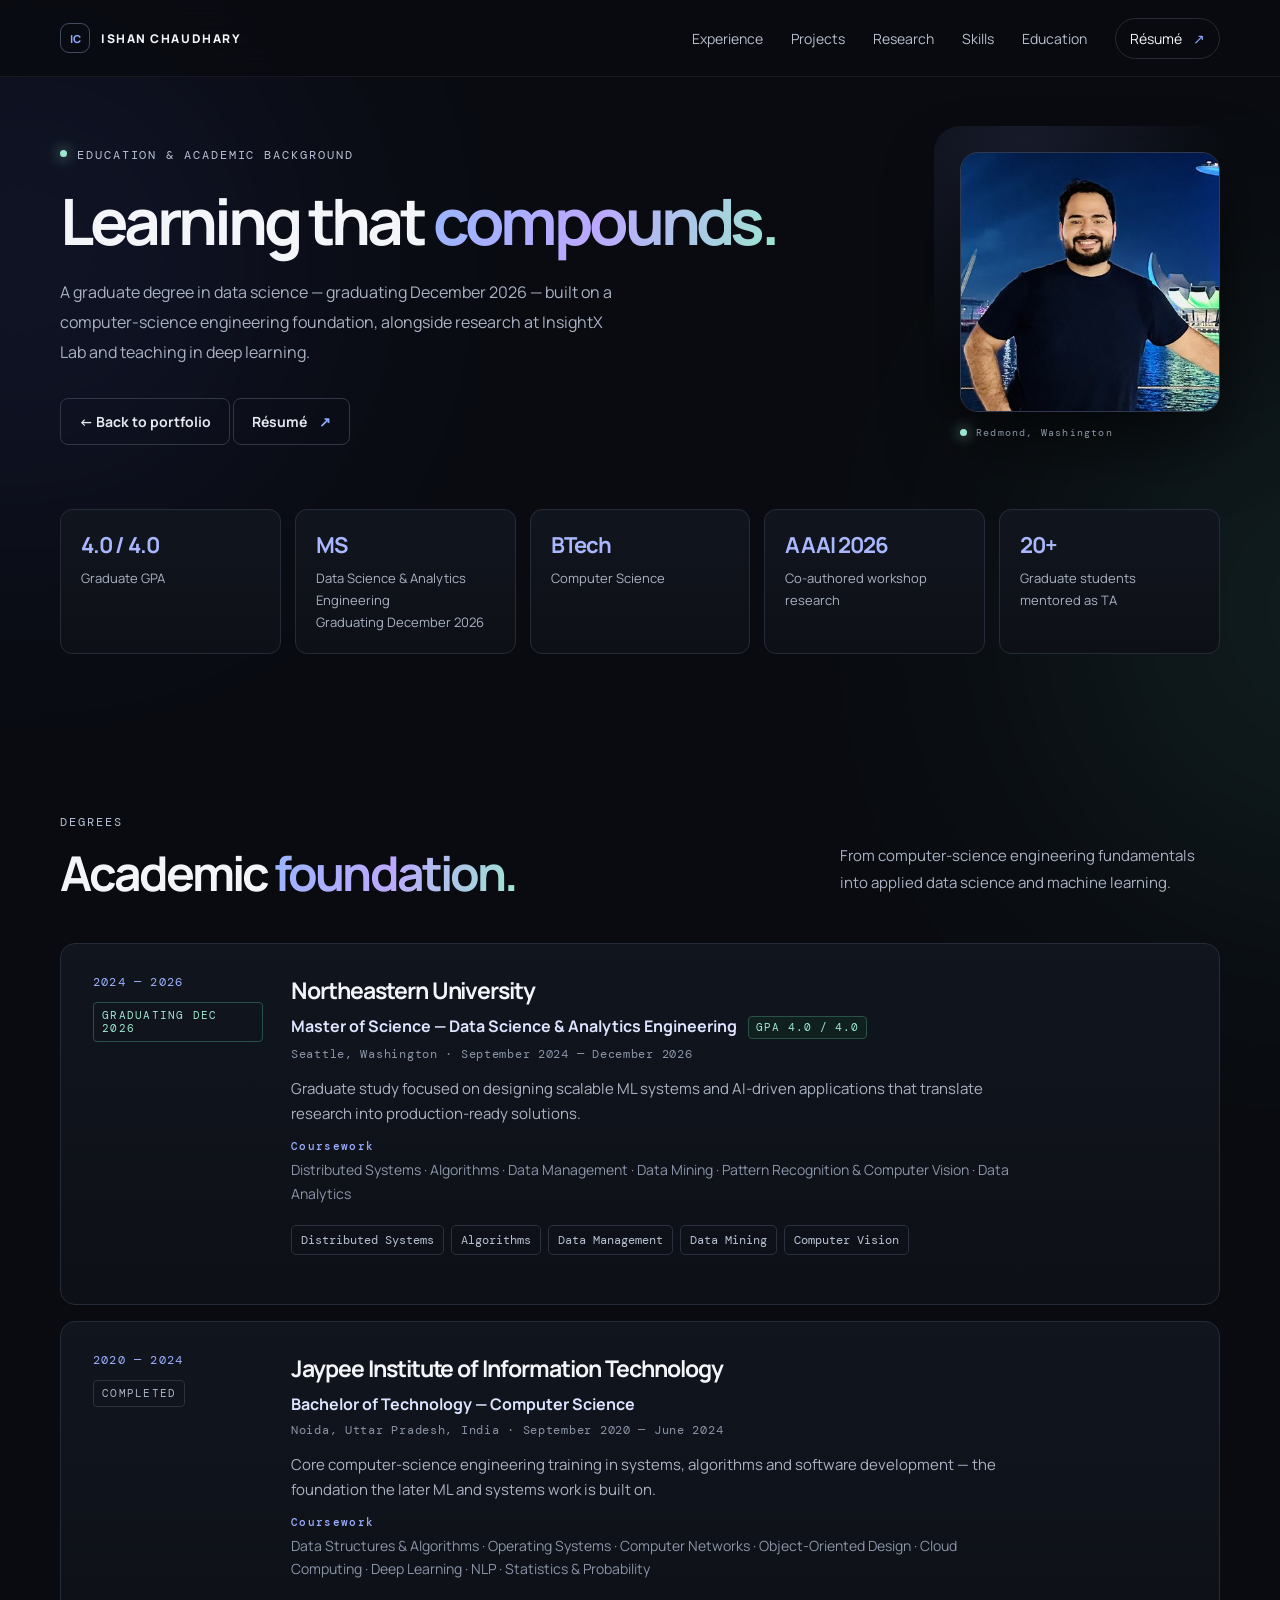
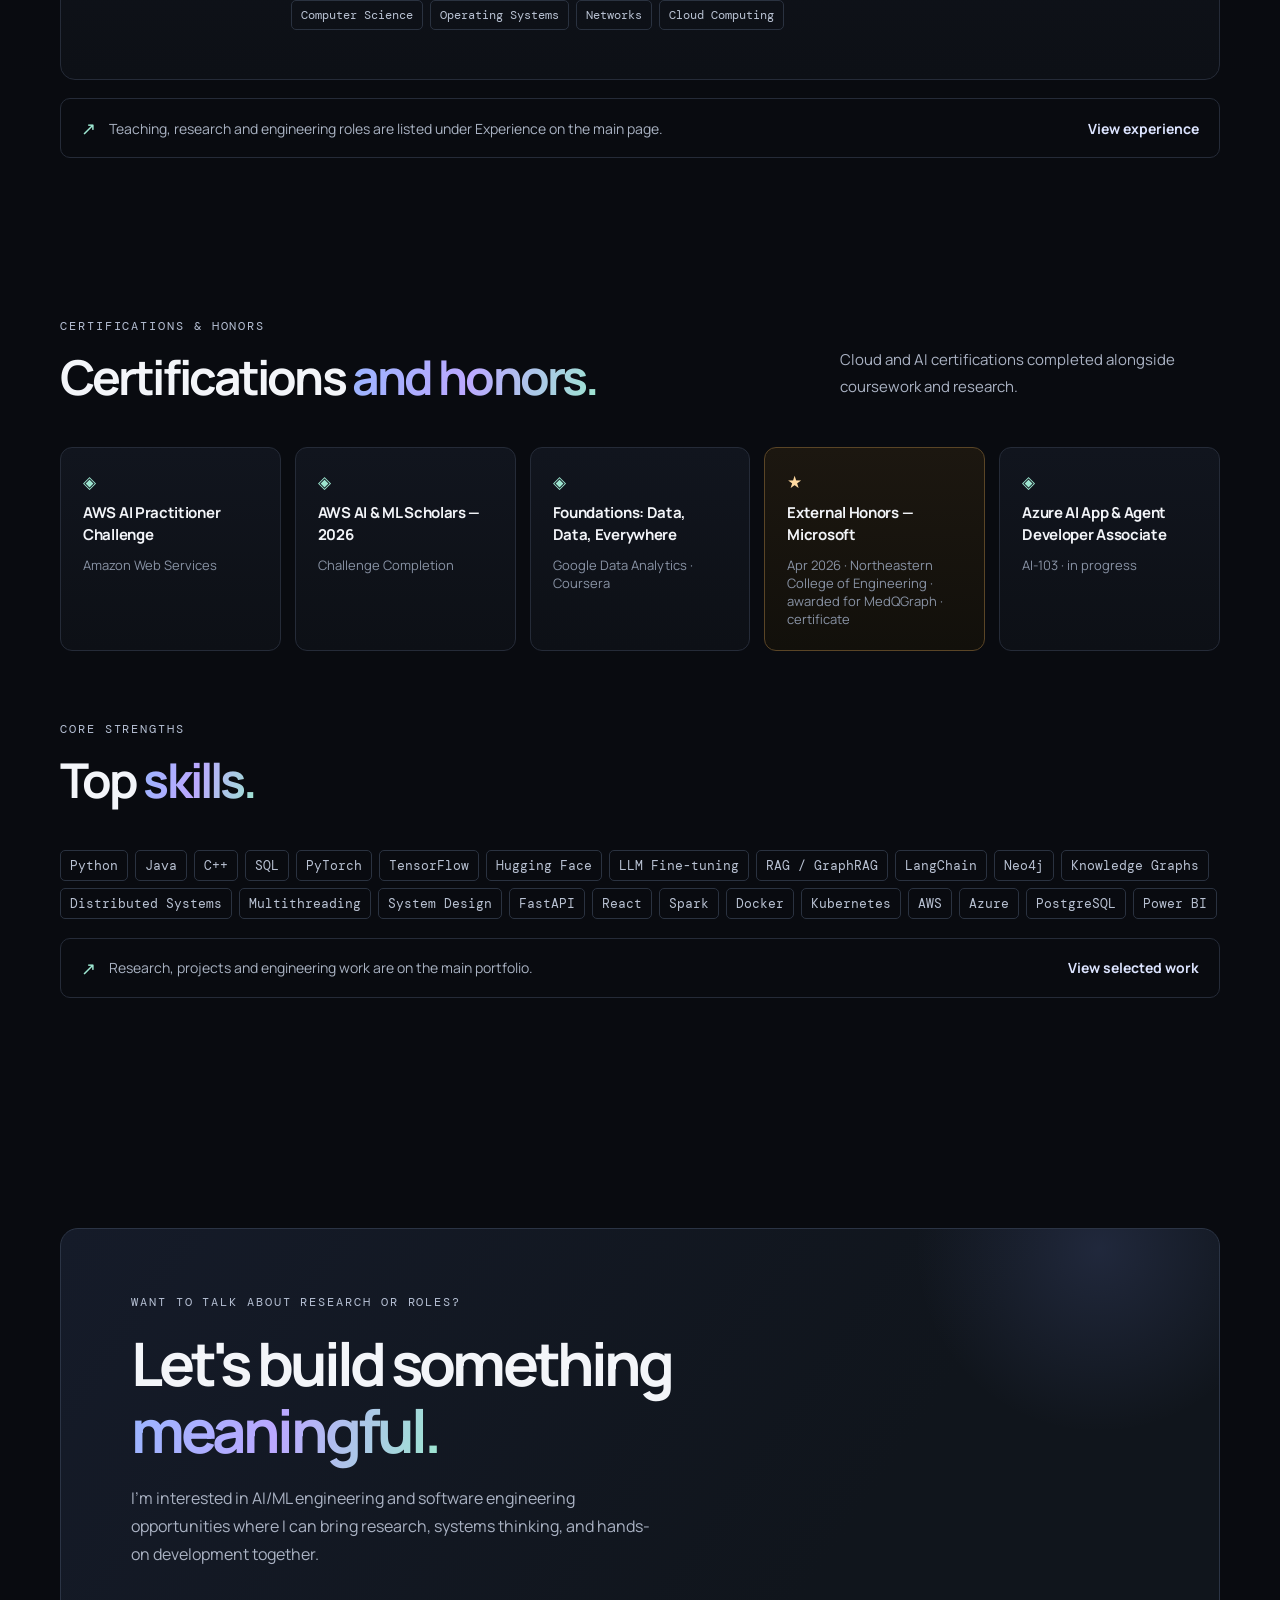
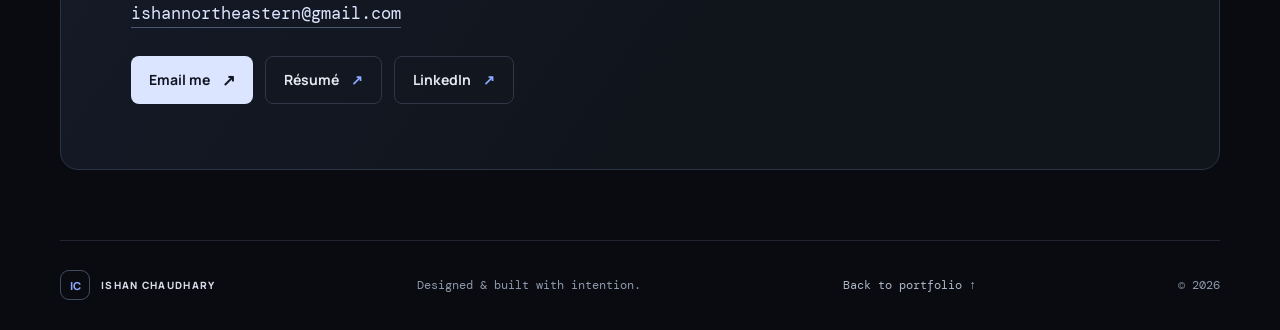
<file: education.html>
<!DOCTYPE html>
<html lang="en">
<head>
  <meta charset="UTF-8" />
  <meta name="viewport" content="width=device-width, initial-scale=1.0" />
  <meta name="description" content="Education, academic roles, research and certifications — Ishan Chaudhary, MS Data Science & Analytics Engineering at Northeastern University." />
  <title>Education | Ishan Chaudhary</title>
  <link rel="preconnect" href="https://fonts.googleapis.com">
  <link rel="preconnect" href="https://fonts.gstatic.com" crossorigin>
  <link href="https://fonts.googleapis.com/css2?family=DM+Mono:wght@400;500&family=Manrope:wght@400;500;600;700;800&display=swap" rel="stylesheet">
  <link rel="canonical" href="https://ishan2oo1.github.io/education.html" />
  <meta name="theme-color" content="#090b10" />
  <meta name="author" content="Ishan Chaudhary" />

  <meta property="og:type" content="profile" />
  <meta property="og:title" content="Education | Ishan Chaudhary" />
  <meta property="og:description" content="MS in Data Science & Analytics Engineering at Northeastern University, academic roles, research and certifications." />
  <meta property="og:url" content="https://ishan2oo1.github.io/education.html" />
  <meta property="og:image" content="https://ishan2oo1.github.io/preview.png" />
  <meta name="twitter:card" content="summary_large_image" />
  <meta name="twitter:image" content="https://ishan2oo1.github.io/preview.png" />

  <link rel="icon" href="data:image/svg+xml,%3Csvg xmlns='http://www.w3.org/2000/svg' viewBox='0 0 64 64'%3E%3Crect width='64' height='64' rx='14' fill='%23090b10'/%3E%3Crect x='1.5' y='1.5' width='61' height='61' rx='13' fill='none' stroke='%23424b61' stroke-width='3'/%3E%3Ctext x='32' y='43' font-family='Helvetica,Arial,sans-serif' font-size='27' font-weight='bold' fill='%238da9ff' text-anchor='middle'%3EIC%3C/text%3E%3C/svg%3E" />
  <link rel="stylesheet" href="styles.css" />
  <noscript>
    <style>.reveal{opacity:1!important;transform:none!important}</style>
  </noscript>
</head>
<body>
  <a class="skip-link" href="#main">Skip to content</a>
  <div class="ambient-layer" aria-hidden="true"><div class="ambient ambient-one"></div><div class="ambient ambient-two"></div></div>

  <header class="nav-wrap">
    <nav class="nav container">
      <a class="brand" href="index.html"><span class="brand-mark">IC</span><span>ISHAN CHAUDHARY</span></a>
      <div class="nav-links" id="nav-links">
        <a href="index.html#experience">Experience</a><a href="index.html#work">Projects</a><a href="index.html#research">Research</a><a href="index.html#skills">Skills</a>
        <a href="education.html" aria-current="page">Education</a>
        <a href="resume.html" class="nav-cta">Résumé <span>↗</span></a>
      </div>
      <button class="menu-toggle" aria-label="Toggle navigation" aria-controls="nav-links">☰</button>
    </nav>
  </header>

  <main id="main">

    <!-- ===== Page header ===== -->
    <section class="section container page-head-section">
      <div class="page-head reveal">
        <div class="page-head-copy">
          <div class="eyebrow"><span class="status-dot"></span> EDUCATION &amp; ACADEMIC BACKGROUND</div>
          <h1 class="page-title">Learning that <span class="gradient-text">compounds.</span></h1>
          <p class="page-lede">A graduate degree in data science — graduating December 2026 — built on a computer-science engineering foundation, alongside research at InsightX Lab and teaching in deep learning.</p>
          <a class="button button-ghost page-back" href="index.html">← Back to portfolio</a> <a class="button button-ghost page-back" href="resume.html">Résumé <span>↗</span></a>
        </div>
        <figure class="portrait portrait-lg">
          <img src="profile.jpg" srcset="profile-sm.jpg 400w, profile.jpg 800w"
               sizes="(max-width:800px) 180px, 260px" width="800" height="800"
               loading="eager" decoding="async" alt="Ishan Chaudhary" />
          <figcaption><span class="portrait-dot"></span>Redmond, Washington</figcaption>
        </figure>
      </div>

      <div class="edu-stats reveal">
        <div class="edu-stat"><b>4.0 / 4.0</b><span>Graduate GPA</span></div>
        <div class="edu-stat"><b>MS</b><span>Data Science &amp; Analytics Engineering<br>Graduating December 2026</span></div>
        <div class="edu-stat"><b>BTech</b><span>Computer Science</span></div>
        <div class="edu-stat"><b>AAAI 2026</b><span>Co-authored workshop research</span></div>
        <div class="edu-stat"><b>20+</b><span>Graduate students mentored as TA</span></div>
      </div>
    </section>

    <!-- ===== Degrees ===== -->
    <section class="section container" id="degrees">
      <div class="section-head reveal">
        <div><div class="eyebrow">DEGREES</div><h2>Academic <span class="gradient-text">foundation.</span></h2></div>
        <p>From computer-science engineering fundamentals into applied data science and machine learning.</p>
      </div>

      <article class="edu-card reveal">
        <div class="edu-card-side">
          <span class="edu-years">2024 — 2026</span>
          <span class="edu-badge">GRADUATING DEC 2026</span>
        </div>
        <div class="edu-card-main">
          <h3>Northeastern University</h3>
          <p class="edu-degree">Master of Science — Data Science &amp; Analytics Engineering <span class="gpa-pill">GPA 4.0 / 4.0</span></p>
          <p class="edu-place">Seattle, Washington · September 2024 — December 2026</p>
          <p>Graduate study focused on designing scalable ML systems and AI-driven applications that translate research into production-ready solutions.</p>
          <p class="coursework"><b>Coursework</b> Distributed Systems · Algorithms · Data Management · Data Mining · Pattern Recognition &amp; Computer Vision · Data Analytics</p>
          <div class="tags"><span>Distributed Systems</span><span>Algorithms</span><span>Data Management</span><span>Data Mining</span><span>Computer Vision</span></div>
        </div>
      </article>

      <article class="edu-card reveal">
        <div class="edu-card-side">
          <span class="edu-years">2020 — 2024</span>
          <span class="edu-badge edu-badge-done">COMPLETED</span>
        </div>
        <div class="edu-card-main">
          <h3>Jaypee Institute of Information Technology</h3>
          <p class="edu-degree">Bachelor of Technology — Computer Science</p>
          <p class="edu-place">Noida, Uttar Pradesh, India · September 2020 — June 2024</p>
          <p>Core computer-science engineering training in systems, algorithms and software development — the foundation the later ML and systems work is built on.</p>
          <p class="coursework"><b>Coursework</b> Data Structures &amp; Algorithms · Operating Systems · Computer Networks · Object-Oriented Design · Cloud Computing · Deep Learning · NLP · Statistics &amp; Probability</p>
          <div class="tags"><span>Computer Science</span><span>Operating Systems</span><span>Networks</span><span>Cloud Computing</span></div>
        </div>
      </article>

      <div class="projects-note reveal">
        <span class="note-icon">↗</span>
        <p>Teaching, research and engineering roles are listed under Experience on the main page.</p>
        <a href="index.html#experience">View experience</a>
      </div>
    </section>

    <!-- ===== Certifications ===== -->
    <section class="section container" id="certifications">
      <div class="section-head reveal">
        <div><div class="eyebrow">CERTIFICATIONS &amp; HONORS</div><h2>Certifications <span class="gradient-text">and honors.</span></h2></div>
        <p>Cloud and AI certifications completed alongside coursework and research.</p>
      </div>
      <div class="cert-grid">
        <div class="cert-card reveal"><span class="cert-mark">◈</span><b>AWS AI Practitioner Challenge</b><small>Amazon Web Services</small></div>
        <div class="cert-card reveal"><span class="cert-mark">◈</span><b>AWS AI &amp; ML Scholars — 2026</b><small>Challenge Completion</small></div>
        <div class="cert-card reveal"><span class="cert-mark">◈</span><b>Foundations: Data, Data, Everywhere</b><small>Google Data Analytics · Coursera</small></div>
        <div class="cert-card reveal cert-card-award"><span class="cert-mark">★</span><b>External Honors — Microsoft</b><small>Apr 2026 · Northeastern College of Engineering · awarded for MedQGraph · <a href="microsoft-external-honors.jpg" target="_blank" rel="noopener noreferrer">certificate</a></small></div>
        <div class="cert-card reveal"><span class="cert-mark">◈</span><b>Azure AI App &amp; Agent Developer Associate</b><small>AI-103 · in progress</small></div>
      </div>

      <div class="section-head reveal" style="margin-top:70px">
        <div><div class="eyebrow">CORE STRENGTHS</div><h2>Top <span class="gradient-text">skills.</span></h2></div>
      </div>
      <div class="tags tags-lg reveal">
        <span>Python</span><span>Java</span><span>C++</span><span>SQL</span><span>PyTorch</span><span>TensorFlow</span>
        <span>Hugging Face</span><span>LLM Fine-tuning</span><span>RAG / GraphRAG</span><span>LangChain</span>
        <span>Neo4j</span><span>Knowledge Graphs</span><span>Distributed Systems</span><span>Multithreading</span>
        <span>System Design</span><span>FastAPI</span><span>React</span><span>Spark</span><span>Docker</span>
        <span>Kubernetes</span><span>AWS</span><span>Azure</span><span>PostgreSQL</span><span>Power BI</span>
      </div>

      <div class="projects-note reveal">
        <span class="note-icon">↗</span>
        <p>Research, projects and engineering work are on the main portfolio.</p>
        <a href="index.html#work">View selected work</a>
      </div>
    </section>

    <!-- ===== Contact ===== -->
    <section class="section container" id="contact"><div class="contact-panel reveal">
      <div class="contact-orb"></div>
      <div class="eyebrow">WANT TO TALK ABOUT RESEARCH OR ROLES?</div>
      <h2>Let's build something<br><span class="gradient-text">meaningful.</span></h2>
      <p>I'm interested in AI/ML engineering and software engineering opportunities where I can bring research, systems thinking, and hands-on development together.</p>
      <a class="contact-email" href="mailto:ishannortheastern@gmail.com">ishannortheastern@gmail.com</a>
      <div class="contact-actions">
        <a class="button button-primary" href="mailto:ishannortheastern@gmail.com">Email me <span>↗</span></a>
        <a class="button button-ghost" href="resume.html">Résumé <span>↗</span></a>
        <a class="button button-ghost" href="https://www.linkedin.com/in/ishan-chaudhary01" target="_blank" rel="noopener noreferrer">LinkedIn <span>↗</span></a>
      </div>
    </div></section>

  </main>

  <footer class="footer container">
    <a class="brand" href="index.html"><span class="brand-mark">IC</span><span>ISHAN CHAUDHARY</span></a>
    <span>Designed &amp; built with intention.</span>
    <a href="index.html">Back to portfolio ↑</a>
    <span class="copyright">© <span id="year"></span></span>
  </footer>

  <script src="script.js" defer></script>
</body>
</html>
</file>
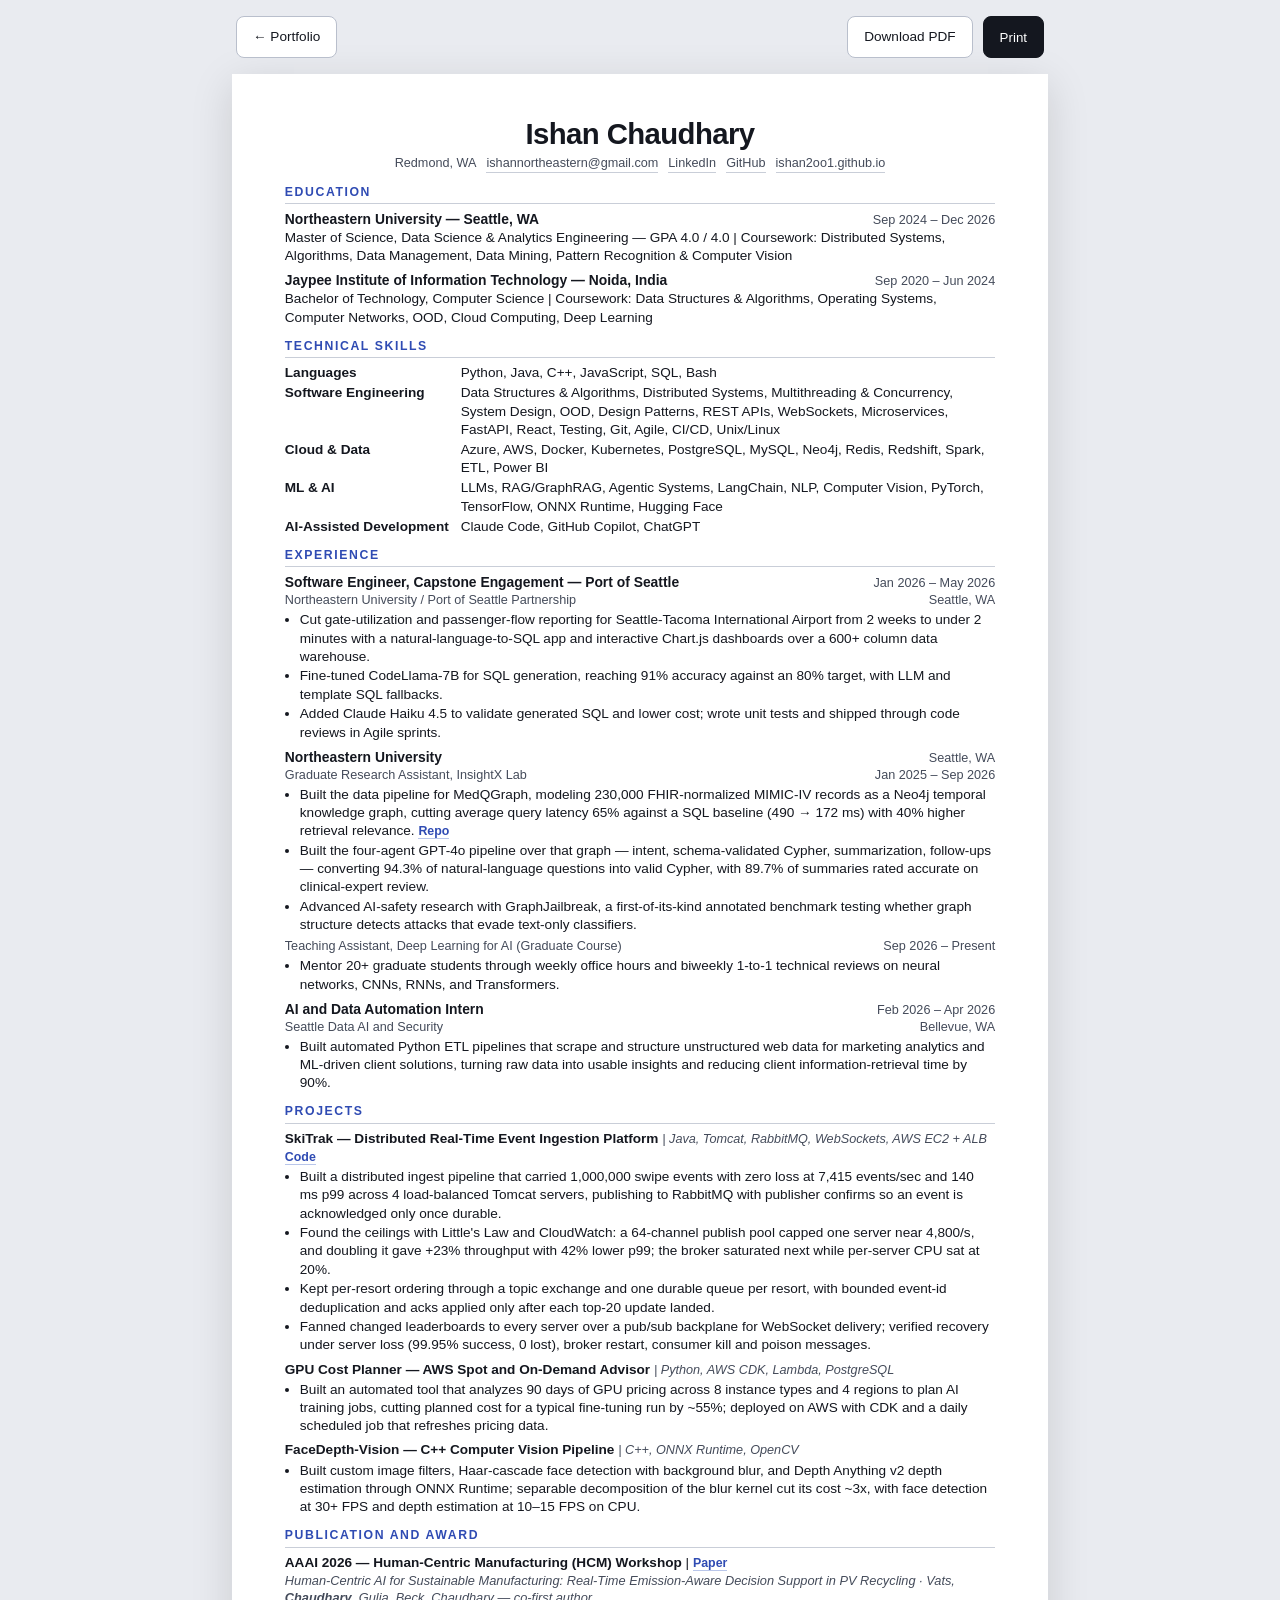
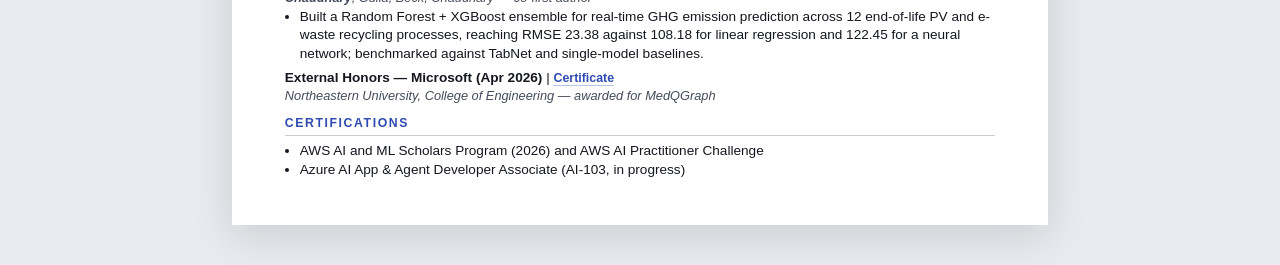
<file: resume.html>
<!DOCTYPE html>
<html lang="en">
<head>
  <meta charset="UTF-8" />
  <meta name="viewport" content="width=device-width, initial-scale=1.0" />
  <title>Résumé — Ishan Chaudhary, Software Engineer</title>
  <meta name="description" content="Résumé of Ishan Chaudhary: software engineer, MS at Northeastern University (4.0 GPA), graduating December 2026. Distributed systems, LLM applications and knowledge graphs. Print or save as PDF." />
  <link rel="canonical" href="https://ishan2oo1.github.io/resume.html" />
  <meta name="author" content="Ishan Chaudhary" />
  <meta property="og:type" content="profile" />
  <meta property="og:title" content="Résumé — Ishan Chaudhary" />
  <meta property="og:description" content="Software engineer. MS, Northeastern University (4.0 GPA), graduating December 2026." />
  <meta property="og:url" content="https://ishan2oo1.github.io/resume.html" />
  <meta property="og:image" content="https://ishan2oo1.github.io/preview.png" />
  <link rel="icon" href="data:image/svg+xml,%3Csvg xmlns='http://www.w3.org/2000/svg' viewBox='0 0 64 64'%3E%3Crect width='64' height='64' rx='14' fill='%23090b10'/%3E%3Ctext x='32' y='43' font-family='Helvetica,Arial,sans-serif' font-size='27' font-weight='bold' fill='%238da9ff' text-anchor='middle'%3EIC%3C/text%3E%3C/svg%3E" />
  <!--
    Content follows Chaudhary_SWE.pdf. Keep the two in sync when either changes.

    Deliberately NOT published here: the phone number that appears on the PDF.
    This page is public and search-indexed, so the number is left to the PDF you
    send directly. To put it back, add it to the .contact line below.

    This page is the resume: plain HTML so recruiters, search engines and
    applicant-tracking systems can all read it, and it prints to one US Letter
    page.

    Ishan_Chaudhary_Resume.pdf beside it is generated FROM this page, so it is a
    copy, not a second source. After editing this file, regenerate it or the
    download goes stale: open the page, print to PDF at Letter with background
    graphics off and margins set by the stylesheet, and save over that filename.
  -->
  <style>
    :root{--ink:#14171f;--soft:#444b5a;--rule:#c9ced8;--accent:#2f4bb3}
    *{box-sizing:border-box}
    html{background:#e9ebf0}
    body{margin:0;font-family:"Helvetica Neue",Helvetica,Arial,sans-serif;color:var(--ink);font-size:10.2pt;line-height:1.34}
    a{color:inherit;text-decoration:none}
    .bar{display:flex;gap:10px;align-items:center;justify-content:space-between;flex-wrap:wrap;max-width:8.5in;margin:0 auto;padding:16px 4px}
    .bar a,.bar button{font:600 14px/1 inherit;font-family:inherit;padding:11px 16px;border-radius:8px;border:1px solid #b9bfcc;background:#fff;color:var(--ink);cursor:pointer}
    .bar .primary{background:var(--ink);color:#fff;border-color:var(--ink)}
    .bar div{display:flex;gap:10px}
    .page{width:8.5in;max-width:100%;min-height:11in;margin:0 auto 40px;background:#fff;padding:.46in .55in;box-shadow:0 10px 40px #0002}
    h1{font-size:22pt;letter-spacing:-.02em;margin:0;line-height:1.1;text-align:center}
    .contact{display:flex;flex-wrap:wrap;justify-content:center;gap:1px 10px;color:var(--soft);font-size:9.5pt;margin-top:4px}
    .contact a{border-bottom:1px solid var(--rule)}
    h2{font-size:9.2pt;letter-spacing:.13em;text-transform:uppercase;color:var(--accent);border-bottom:1px solid var(--rule);padding-bottom:3px;margin:11px 0 6px}
    p{margin:0}
    .item{margin-bottom:6px;break-inside:avoid}
    .row{display:flex;justify-content:space-between;gap:14px;align-items:baseline}
    .row b{font-size:10.4pt}
    .row span{color:var(--soft);font-size:9.5pt;white-space:nowrap}
    .sub{color:var(--soft);font-style:italic;font-size:9.6pt}
    .sub.row span{font-style:normal}
    .stack{margin-left:0}
    .stack .item{margin-bottom:4px}
    ul{margin:2px 0 0;padding-left:15px}
    li{margin-bottom:1.5px}
    .skills{display:grid;grid-template-columns:auto 1fr;gap:2px 12px;margin:0}
    .skills dt{font-weight:700;white-space:nowrap}
    .skills dd{margin:0}
    .tech{color:var(--soft);font-style:italic;font-weight:400;font-size:9.5pt}
    .ext{color:var(--accent);border-bottom:1px solid #b9c6ea;font-weight:700;font-size:9.3pt}
    @media(max-width:640px){
      .page{padding:28px 20px;font-size:15px;min-height:0}
      body{font-size:15px}
      h1{text-align:left}
      .contact{justify-content:flex-start}
      .row{flex-direction:column;gap:0}
      .row span,.contact,.sub{font-size:14px;white-space:normal}
      .row b{font-size:16px}
      .skills{grid-template-columns:1fr}.skills dt{margin-top:6px}.skills dd{margin-bottom:2px}
      h2{font-size:13px}
    }
    @page{size:letter;margin:.34in .46in}
    @media print{
      html{background:#fff}
      .bar{display:none}
      .page{width:auto;min-height:0;margin:0;padding:0;box-shadow:none}
      body{font-size:8pt;line-height:1.19}
      h1{font-size:18pt}
      h2{margin:4px 0 3px;font-size:8.2pt}
      .item{margin-bottom:2px}
      ul{margin-top:1px}
      li{margin-bottom:0}
      .row b{font-size:9.2pt}
      .row span,.sub,.contact,.tech,.ext{font-size:8.5pt}
    }
  </style>
</head>
<body>
  <div class="bar">
    <a href="index.html">← Portfolio</a>
    <div>
      <a href="Ishan_Chaudhary_Resume.pdf" download>Download PDF</a>
      <button class="primary" type="button" onclick="window.print()">Print</button>
    </div>
  </div>

  <main class="page">
    <header>
      <h1>Ishan Chaudhary</h1>
      <p class="contact">
        <span>Redmond, WA</span>
        <a href="mailto:ishannortheastern@gmail.com">ishannortheastern@gmail.com</a>
        <a href="https://www.linkedin.com/in/ishan-chaudhary01/" target="_blank" rel="noopener noreferrer">LinkedIn</a>
        <a href="https://github.com/Ishan2OO1" target="_blank" rel="noopener noreferrer">GitHub</a>
        <a href="https://ishan2oo1.github.io/">ishan2oo1.github.io</a>
      </p>
    </header>

    <section>
      <h2>Education</h2>
      <div class="item">
        <div class="row"><b>Northeastern University — Seattle, WA</b><span>Sep 2024 – Dec 2026</span></div>
        <p>Master of Science, Data Science &amp; Analytics Engineering — GPA 4.0 / 4.0 | Coursework: Distributed Systems, Algorithms, Data Management, Data Mining, Pattern Recognition &amp; Computer Vision</p>
      </div>
      <div class="item">
        <div class="row"><b>Jaypee Institute of Information Technology — Noida, India</b><span>Sep 2020 – Jun 2024</span></div>
        <p>Bachelor of Technology, Computer Science | Coursework: Data Structures &amp; Algorithms, Operating Systems, Computer Networks, OOD, Cloud Computing, Deep Learning</p>
      </div>
    </section>

    <section>
      <h2>Technical Skills</h2>
      <dl class="skills">
        <dt>Languages</dt><dd>Python, Java, C++, JavaScript, SQL, Bash</dd>
        <dt>Software Engineering</dt><dd>Data Structures &amp; Algorithms, Distributed Systems, Multithreading &amp; Concurrency, System Design, OOD, Design Patterns, REST APIs, WebSockets, Microservices, FastAPI, React, Testing, Git, Agile, CI/CD, Unix/Linux</dd>
        <dt>Cloud &amp; Data</dt><dd>Azure, AWS, Docker, Kubernetes, PostgreSQL, MySQL, Neo4j, Redis, Redshift, Spark, ETL, Power BI</dd>
        <dt>ML &amp; AI</dt><dd>LLMs, RAG/GraphRAG, Agentic Systems, LangChain, NLP, Computer Vision, PyTorch, TensorFlow, ONNX Runtime, Hugging Face</dd>
        <dt>AI-Assisted Development</dt><dd>Claude Code, GitHub Copilot, ChatGPT</dd>
      </dl>
    </section>

    <section>
      <h2>Experience</h2>

      <div class="item">
        <div class="row"><b>Software Engineer, Capstone Engagement — Port of Seattle</b><span>Jan 2026 – May 2026</span></div>
        <div class="row sub"><span>Northeastern University / Port of Seattle Partnership</span><span>Seattle, WA</span></div>
        <ul>
          <li>Cut gate-utilization and passenger-flow reporting for Seattle-Tacoma International Airport from 2 weeks to under 2 minutes with a natural-language-to-SQL app and interactive Chart.js dashboards over a 600+ column data warehouse.</li>
          <li>Fine-tuned CodeLlama-7B for SQL generation, reaching 91% accuracy against an 80% target, with LLM and template SQL fallbacks.</li>
          <li>Added Claude Haiku 4.5 to validate generated SQL and lower cost; wrote unit tests and shipped through code reviews in Agile sprints.</li>
        </ul>
      </div>

      <div class="item">
        <div class="row"><b>Northeastern University</b><span>Seattle, WA</span></div>
        <div class="stack">
          <div class="item">
            <div class="row sub"><span>Graduate Research Assistant, InsightX Lab</span><span>Jan 2025 – Sep 2026</span></div>
            <ul>
              <li>Built the data pipeline for MedQGraph, modeling 230,000 FHIR-normalized MIMIC-IV records as a Neo4j temporal knowledge graph, cutting average query latency 65% against a SQL baseline (490 → 172 ms) with 40% higher retrieval relevance. <a class="ext" href="https://github.com/Ishan2OO1/MedQGraph" target="_blank" rel="noopener noreferrer">Repo</a></li>
              <li>Built the four-agent GPT-4o pipeline over that graph — intent, schema-validated Cypher, summarization, follow-ups — converting 94.3% of natural-language questions into valid Cypher, with 89.7% of summaries rated accurate on clinical-expert review.</li>
              <li>Advanced AI-safety research with GraphJailbreak, a first-of-its-kind annotated benchmark testing whether graph structure detects attacks that evade text-only classifiers.</li>
            </ul>
          </div>
          <div class="item">
            <div class="row sub"><span>Teaching Assistant, Deep Learning for AI (Graduate Course)</span><span>Sep 2026 – Present</span></div>
            <ul>
              <li>Mentor 20+ graduate students through weekly office hours and biweekly 1-to-1 technical reviews on neural networks, CNNs, RNNs, and Transformers.</li>
            </ul>
          </div>
        </div>
      </div>

      <div class="item">
        <div class="row"><b>AI and Data Automation Intern</b><span>Feb 2026 – Apr 2026</span></div>
        <div class="row sub"><span>Seattle Data AI and Security</span><span>Bellevue, WA</span></div>
        <ul>
          <li>Built automated Python ETL pipelines that scrape and structure unstructured web data for marketing analytics and ML-driven client solutions, turning raw data into usable insights and reducing client information-retrieval time by 90%.</li>
        </ul>
      </div>
    </section>

    <section>
      <h2>Projects</h2>
      <div class="item">
        <p><b>SkiTrak — Distributed Real-Time Event Ingestion Platform</b> <span class="tech">| Java, Tomcat, RabbitMQ, WebSockets, AWS EC2 + ALB</span> <a class="ext" href="https://github.com/Ishan2OO1/skitrak-realtime" target="_blank" rel="noopener noreferrer">Code</a></p>
        <ul>
          <li>Built a distributed ingest pipeline that carried 1,000,000 swipe events with zero loss at 7,415 events/sec and 140 ms p99 across 4 load-balanced Tomcat servers, publishing to RabbitMQ with publisher confirms so an event is acknowledged only once durable.</li>
          <li>Found the ceilings with Little's Law and CloudWatch: a 64-channel publish pool capped one server near 4,800/s, and doubling it gave +23% throughput with 42% lower p99; the broker saturated next while per-server CPU sat at 20%.</li>
          <li>Kept per-resort ordering through a topic exchange and one durable queue per resort, with bounded event-id deduplication and acks applied only after each top-20 update landed.</li>
          <li>Fanned changed leaderboards to every server over a pub/sub backplane for WebSocket delivery; verified recovery under server loss (99.95% success, 0 lost), broker restart, consumer kill and poison messages.</li>
        </ul>
      </div>
      <div class="item">
        <p><b>GPU Cost Planner — AWS Spot and On-Demand Advisor</b> <span class="tech">| Python, AWS CDK, Lambda, PostgreSQL</span></p>
        <ul>
          <li>Built an automated tool that analyzes 90 days of GPU pricing across 8 instance types and 4 regions to plan AI training jobs, cutting planned cost for a typical fine-tuning run by ~55%; deployed on AWS with CDK and a daily scheduled job that refreshes pricing data.</li>
        </ul>
      </div>
      <div class="item">
        <p><b>FaceDepth-Vision — C++ Computer Vision Pipeline</b> <span class="tech">| C++, ONNX Runtime, OpenCV</span></p>
        <ul>
          <li>Built custom image filters, Haar-cascade face detection with background blur, and Depth Anything v2 depth estimation through ONNX Runtime; separable decomposition of the blur kernel cut its cost ~3x, with face detection at 30+ FPS and depth estimation at 10–15 FPS on CPU.</li>
        </ul>
      </div>
    </section>

    <section>
      <h2>Publication and Award</h2>
      <div class="item">
        <p><b>AAAI 2026 — Human-Centric Manufacturing (HCM) Workshop</b> | <a class="ext" href="https://sites.google.com/view/hcm-aaai26/accepted-papers" target="_blank" rel="noopener noreferrer">Paper</a></p>
        <p class="sub">Human-Centric AI for Sustainable Manufacturing: Real-Time Emission-Aware Decision Support in PV Recycling · Vats, <b>Chaudhary</b>, Gulia, Beck, Chaudhary — co-first author</p>
        <ul>
          <li>Built a Random Forest + XGBoost ensemble for real-time GHG emission prediction across 12 end-of-life PV and e-waste recycling processes, reaching RMSE 23.38 against 108.18 for linear regression and 122.45 for a neural network; benchmarked against TabNet and single-model baselines.</li>
        </ul>
      </div>
      <div class="item">
        <p><b>External Honors — Microsoft (Apr 2026)</b> | <a class="ext" href="https://ishan2oo1.github.io/microsoft-external-honors.jpg" target="_blank" rel="noopener noreferrer">Certificate</a></p>
        <p class="sub">Northeastern University, College of Engineering — awarded for MedQGraph</p>
      </div>
    </section>

    <section>
      <h2>Certifications</h2>
      <ul>
        <li>AWS AI and ML Scholars Program (2026) and AWS AI Practitioner Challenge</li>
        <li>Azure AI App &amp; Agent Developer Associate (AI-103, in progress)</li>
      </ul>
    </section>
  </main>
</body>
</html>
</file>
<file: styles.css>
:root{--bg:#090b10;--panel:#10131b;--panel2:#141925;--text:#f3f5f9;--muted:#9ba3b4;--line:#252b38;--blue:#8da9ff;--mint:#9de6d0;--violet:#b6a4ff;--font:'Manrope',sans-serif;--mono:'DM Mono',monospace}
*{box-sizing:border-box}html{scroll-behavior:smooth;scroll-padding-top:90px}body{margin:0;background:var(--bg);color:var(--text);font-family:var(--font);overflow-x:hidden}a{color:inherit;text-decoration:none}.container{width:min(1160px,calc(100% - 48px));margin-inline:auto}.ambient{position:absolute;width:520px;height:520px;border-radius:50%;filter:blur(140px);opacity:.12;pointer-events:none}.ambient-one{background:#566bff;top:0;left:-240px}.ambient-two{background:#5bcbb2;top:350px;right:-320px}
.nav-wrap{position:sticky;top:0;z-index:10;background:rgba(9,11,16,.78);backdrop-filter:blur(18px);border-bottom:1px solid rgba(255,255,255,.06)}.nav{height:76px;display:flex;align-items:center;justify-content:space-between}.brand{display:flex;align-items:center;gap:11px;font-size:11px;font-weight:800;letter-spacing:.13em}.brand-mark{display:grid;place-items:center;width:30px;height:30px;border:1px solid #424b61;border-radius:9px;color:var(--blue);font-size:11px;letter-spacing:0}.nav-links{display:flex;align-items:center;gap:32px;color:#b7becc;font-size:12px}.nav-links a:hover,.footer a:hover{color:#fff}.nav-cta{padding:10px 14px;border:1px solid var(--line);border-radius:99px;color:var(--text)!important}.nav-cta span{color:var(--blue);margin-left:8px}.menu-toggle{display:none;background:none;border:0;color:white;font-size:22px}
.hero{min-height:690px;display:grid;grid-template-columns:1.05fr .95fr;align-items:center;gap:30px;padding-top:60px;padding-bottom:80px}.eyebrow{font:10px var(--mono);letter-spacing:.16em;color:#a9b4ca;display:flex;align-items:center;gap:10px}.status-dot{width:7px;height:7px;border-radius:50%;background:var(--mint);box-shadow:0 0 14px #9de6d0}.hero h1{font-size:clamp(42px,5.3vw,70px);line-height:1.12;letter-spacing:-.065em;margin:24px 0 22px;font-weight:700}.gradient-text{background:linear-gradient(105deg,#9db4ff 5%,#bba8ff 48%,#9de6d0 100%);-webkit-background-clip:text;background-clip:text;color:transparent}.hero-sub{max-width:540px;color:var(--muted);font-size:15px;line-height:1.9}.hero-actions{display:flex;gap:12px;margin-top:32px}.button{display:inline-flex;align-items:center;gap:22px;padding:14px 18px;border-radius:8px;font-size:12px;font-weight:700;transition:transform .2s,border-color .2s}.button:hover{transform:translateY(-2px)}.button-primary{background:#dce5ff;color:#111522}.button-primary span{font-size:16px}.button-ghost{border:1px solid #303746;color:#e5e8ef}.button-ghost span{color:var(--blue)}.hero-meta{display:flex;align-items:center;gap:12px;color:#7f899b;font:10px var(--mono);margin-top:38px}.meta-divider{height:14px;width:1px;background:#343b49}
.hero-art{height:460px;position:relative;display:grid;place-items:center}.orbital{position:absolute;border:1px solid rgba(143,165,255,.17);border-radius:50%;transform:rotate(-28deg)}.orbital-a{width:440px;height:300px}.orbital-b{width:360px;height:460px;transform:rotate(52deg);border-color:rgba(157,230,208,.13)}.core-card{width:290px;height:330px;position:relative;z-index:2;padding:20px;border-radius:18px;border:1px solid #30394d;background:linear-gradient(145deg,rgba(25,31,46,.96),rgba(13,16,24,.95));box-shadow:0 30px 90px #0008, inset 0 1px #ffffff12;display:flex;flex-direction:column;justify-content:space-between}.core-top,.core-bottom{display:flex;justify-content:space-between;font:9px var(--mono);letter-spacing:.08em;color:#8895ad}.live-pill{color:var(--mint)}.core-symbol{font-size:70px;line-height:1;color:#a8b8ff;text-shadow:0 0 40px #849cff55}.core-title{font-size:30px;line-height:1.15;letter-spacing:-.06em;font-weight:800}.core-title span{color:#aab7ff}.core-bottom{border-top:1px solid #2c3443;padding-top:12px}.float-chip{position:absolute;z-index:3;background:#151a25;border:1px solid #303849;border-radius:10px;padding:12px 14px;color:#dce1ec;font-size:11px;box-shadow:0 12px 35px #0005}.chip-icon{color:var(--mint);margin-right:9px}.chip-a{top:65px;right:2px}.chip-b{bottom:80px;left:0}.chip-c{bottom:20px;right:40px}
.ticker{overflow:hidden;border-block:1px solid #202531;background:#0d1017;padding:18px 0}.ticker-track{display:flex;align-items:center;gap:30px;width:max-content;animation:scroll 35s linear infinite;font:10px var(--mono);letter-spacing:.15em;color:#8b95a8}.ticker i{font-style:normal;color:#9dafff;font-size:14px}@keyframes scroll{to{transform:translateX(-50%)}}
.section{padding-top:120px;padding-bottom:40px}.section-head{display:flex;justify-content:space-between;align-items:end;margin-bottom:42px;gap:35px}.section-head h2,.about-layout h2{font-size:clamp(34px,4vw,48px);letter-spacing:-.06em;line-height:1.16;margin:15px 0 0}.section-head>p{max-width:340px;color:var(--muted);font-size:13px;line-height:1.8;margin:0 0 5px}.projects-grid{display:grid;grid-template-columns:1fr 1fr;gap:18px}.project-card{border:1px solid var(--line);border-radius:15px;background:linear-gradient(180deg,#11151e,#0d1016);overflow:hidden;transition:transform .25s,border-color .25s}.project-card:hover{transform:translateY(-4px);border-color:#48536a}.project-featured{grid-column:span 2;display:grid;grid-template-columns:1.03fr .97fr}.project-visual{height:245px;position:relative;overflow:hidden;background:#141a27;border-bottom:1px solid #242b39}.project-featured .project-visual{height:100%;min-height:300px;border:0;border-right:1px solid #242b39}.visual-label{position:absolute;top:17px;left:18px;font:9px var(--mono);letter-spacing:.12em;color:#7f8ca5}.graph-visual{background:radial-gradient(ellipse at center,#202a42 0%,#121824 60%,#0d1119 100%)}.graph-lines{position:absolute;inset:0;background-image:linear-gradient(30deg,transparent 48%,#5e79a433 49%,#5e79a433 50%,transparent 51%),linear-gradient(150deg,transparent 48%,#5e79a433 49%,#5e79a433 50%,transparent 51%);background-size:100px 90px;opacity:.65}.graph-node{position:absolute;border:1px solid #687eae;background:#1b2940;border-radius:50px;padding:10px 15px;font:10px var(--mono);color:#d7e2ff;box-shadow:0 0 25px #6e8bff18}.node-center{left:44%;top:44%;background:#647fe0;color:#101522;border:0;font-weight:500}.node-1{top:24%;left:16%}.node-2{top:26%;right:14%}.node-3{bottom:18%;left:18%}.node-4{bottom:20%;right:17%;border-color:#68bba8;color:#b8f0df;background:#18332f}.project-info{padding:24px}.project-featured .project-info{padding:32px}.project-top{display:flex;justify-content:space-between;align-items:center}.project-type{font:9px var(--mono);letter-spacing:.13em;color:#8793a8}.project-arrow{color:#9dafff;font-size:20px}.project-info h3{font-size:25px;letter-spacing:-.05em;margin:15px 0 10px}.project-info p{font-size:12px;color:var(--muted);line-height:1.8;margin:0;max-width:510px}.tags{display:flex;flex-wrap:wrap;gap:7px;margin:19px 0}.tags span{font:9px var(--mono);color:#aab4c6;border:1px solid #2a3240;border-radius:5px;padding:6px 8px}.text-link{display:inline-flex;gap:10px;align-items:center;font-size:11px;font-weight:700;color:#d8e1ff;margin-top:7px}.text-link span{color:var(--blue)}.system-visual{background:radial-gradient(ellipse at 50% 80%,#24314b,#11151e 65%)}.system-stack{position:absolute;top:62px;left:50%;transform:translateX(-50%);width:70%;display:flex;flex-direction:column;align-items:center;gap:9px;color:#7d91c3;font:11px var(--mono)}.stack-box{width:100%;text-align:center;border:1px solid #394761;background:#1a2332;border-radius:6px;padding:11px}.stack-row{display:flex;gap:9px;width:100%}.stack-accent{border-color:#6d9b93;background:#1a302d;color:#b5ecdd}.airport-visual{background:radial-gradient(ellipse at center,#1b2c2d,#10151a 70%)}.dashboard{position:absolute;left:15%;right:15%;top:55px;bottom:20px;border:1px solid #33474a;border-radius:9px;background:#111c20;padding:13px;box-shadow:0 15px 45px #0004}.dash-top{display:flex;justify-content:space-between;font:8px var(--mono);color:#91b6ad}.dash-dot{width:5px;height:5px;background:#9de6d0;border-radius:50%}.dash-stat{display:flex;flex-direction:column;margin-top:15px;gap:4px}.dash-stat b{font-size:14px}.dash-stat span{font-size:9px;color:#8ca39e}.bars{height:80px;display:flex;align-items:end;gap:8px;margin-top:15px}.bars i{flex:1;background:linear-gradient(#9de6d0,#3b8175);border-radius:3px 3px 0 0;opacity:.8}.dash-line{height:1px;background:#324447;margin-top:12px}.vision-visual{background:radial-gradient(ellipse at center,#29233b,#11141c 70%)}.vision-frame{position:absolute;left:20%;right:20%;top:54px;bottom:22px;border:1px solid #6a5a91;border-radius:8px;background:linear-gradient(135deg,#171725,#211c30)}.vision-box{position:absolute;left:23%;top:20%;width:52%;height:55%;border:1px solid #b9a3ff;box-shadow:0 0 20px #b9a3ff20}.vision-box span{position:absolute;top:-18px;left:0;font:8px var(--mono);color:#c5b7ff}.vision-cross{position:absolute;left:49%;top:43%;color:#9e8be5;font-size:18px}.vision-caption{position:absolute;bottom:12px;left:12px;font:8px var(--mono);color:#9c92ba}.projects-note{display:flex;align-items:center;gap:13px;border:1px solid var(--line);border-radius:10px;margin-top:18px;padding:17px 20px;color:#aab3c3;font-size:12px}.note-icon{color:var(--mint);font-size:18px}.projects-note p{flex:1;margin:0}.projects-note a{font-weight:700;color:#dce4ff;font-size:11px}
.research-section{background:#0d1017;border-block:1px solid #1d222c;margin-top:80px;padding-bottom:100px}.research-card{display:grid;grid-template-columns:50px 1fr 100px;gap:20px;padding:30px 0;border-top:1px solid #252b37}.research-index{font:12px var(--mono);color:#74819a}.research-kicker{font:9px var(--mono);letter-spacing:.13em;color:#9db0ff}.research-main h3{font-size:21px;letter-spacing:-.04em;margin:10px 0}.research-main p{font-size:12px;line-height:1.8;color:var(--muted);max-width:650px}.research-side{display:flex;flex-direction:column;align-items:end;justify-content:space-between}.research-status{font:8px var(--mono);letter-spacing:.12em;color:var(--mint);border:1px solid #285247;border-radius:4px;padding:6px 8px}.research-arrow{font-size:21px;color:#9db0ff}
.about-layout{display:grid;grid-template-columns:1fr 1fr;gap:80px;padding:35px 0}.about-copy>p{font-size:13px;line-height:1.9;color:var(--muted)}.about-details{display:grid;gap:18px;margin-top:30px}.about-details>div{display:flex;flex-direction:column;gap:5px;border-left:1px solid #3d4b67;padding-left:14px}.detail-label{font:9px var(--mono);letter-spacing:.12em;color:#9dafff}.about-details b{font-size:12px}.about-details small{font-size:11px;color:#8993a5}
.contact-panel{position:relative;overflow:hidden;border:1px solid #2b3445;border-radius:18px;background:linear-gradient(125deg,#151b29,#10151c 65%);padding:65px 70px;margin:70px 0 30px}.contact-orb{position:absolute;width:400px;height:400px;right:-80px;top:-180px;border-radius:50%;background:radial-gradient(circle,#849cff24,transparent 65%);pointer-events:none}.contact-panel h2{font-size:clamp(40px,5vw,60px);letter-spacing:-.065em;line-height:1.12;margin:20px 0}.contact-panel>p{max-width:530px;color:var(--muted);font-size:13px;line-height:1.9}.contact-actions{display:flex;gap:12px;margin-top:28px}.footer{min-height:90px;display:flex;align-items:center;justify-content:space-between;gap:20px;color:#7f899a;font:10px var(--mono);border-top:1px solid #202531}.footer .brand{color:#d7dce7;font:800 10px var(--font)}.footer>a:not(.brand){color:#aeb7c8}.copyright{color:#667184}
.reveal{opacity:0;transform:translateY(18px);transition:opacity .7s ease,transform .7s ease}.reveal.visible{opacity:1;transform:translateY(0)}
@media(max-width:800px){.hero{grid-template-columns:1fr;padding-top:70px;min-height:auto}.hero-art{height:390px;max-width:500px;width:100%;margin:0 auto}.hero h1{font-size:clamp(40px,8vw,62px)}.section{padding-top:85px}.section-head{align-items:start;flex-direction:column;gap:16px}.project-featured{grid-column:span 2;grid-template-columns:1fr}.project-featured .project-visual{height:250px;min-height:0;border-right:0;border-bottom:1px solid #242b39}.about-layout{grid-template-columns:1fr;gap:28px}.contact-panel{padding:45px 35px}.footer{flex-wrap:wrap;padding:25px 0}.research-card{grid-template-columns:30px 1fr 70px;gap:12px}}
@media(max-width:560px){.container{width:calc(100% - 32px)}.nav{height:65px}.nav-links{display:none;position:absolute;top:65px;left:0;right:0;background:#0d1017;padding:20px 24px;flex-direction:column;align-items:start;border-bottom:1px solid var(--line)}.nav-links.open{display:flex}.menu-toggle{display:block}.hero{padding-top:55px;padding-bottom:55px}.hero h1{font-size:42px}.hero-sub{font-size:13px}.hero-art{height:330px;transform:scale(.88);transform-origin:center}.core-card{width:255px;height:290px}.core-title{font-size:26px}.orbital-a{width:350px;height:250px}.orbital-b{height:360px}.chip-a{right:-8px;top:38px}.chip-b{left:-8px;bottom:65px}.chip-c{right:5px;bottom:15px}.projects-grid{grid-template-columns:1fr}.project-featured{grid-column:auto}.project-featured .project-visual{height:220px}.project-info,.project-featured .project-info{padding:22px}.project-visual{height:220px}.section-head h2,.about-layout h2{font-size:36px}.research-card{grid-template-columns:24px 1fr}.research-side{grid-column:2;flex-direction:row;align-items:center;justify-content:start;gap:12px}.contact-panel{padding:35px 24px}.contact-panel h2{font-size:42px}.contact-actions{flex-wrap:wrap}.projects-note{flex-wrap:wrap}.projects-note p{flex-basis:80%}.projects-note a{margin-left:30px}.footer{justify-content:flex-start}.footer>span:nth-child(2){order:3;width:100%}}

.project-actions{display:flex;align-items:center;justify-content:space-between;gap:12px;flex-wrap:wrap;margin-top:8px}
.demo-toggle{font:10px var(--mono);color:#c6d1ff;background:#171e2c;border:1px solid #36415a;border-radius:6px;padding:8px 10px;cursor:pointer;transition:background .2s,border-color .2s}
.demo-toggle:hover{background:#222d42;border-color:#7186c6}.demo-toggle span{color:var(--mint);margin-left:6px}
.project-demo{grid-column:1/-1;border-top:1px solid #30384a;background:linear-gradient(130deg,#111824,#0d1219);padding:22px 24px}
.project-demo[hidden]{display:none}.demo-head{display:flex;justify-content:space-between;align-items:center}.demo-kicker{font:9px var(--mono);letter-spacing:.13em;color:#9de6d0}.demo-close{background:transparent;border:1px solid #333d50;color:#aeb8cc;border-radius:6px;font-size:18px;cursor:pointer;width:28px;height:28px}
.project-demo h4{font-size:17px;letter-spacing:-.03em;margin:12px 0 7px}.project-demo p{font-size:11px;line-height:1.8;color:var(--muted);max-width:720px}.demo-console{display:flex;align-items:center;gap:10px;flex-wrap:wrap;border:1px solid #293345;background:#0a0e15;border-radius:8px;padding:11px 13px;margin-top:15px}.console-prompt{font:15px var(--mono);color:var(--mint)}.demo-prompt{font:10px var(--mono);color:#b6c1d4;flex:1}.demo-run{background:#dce5ff;color:#111522;border:0;border-radius:5px;padding:9px 12px;font-size:10px;font-weight:700;cursor:pointer}.demo-run span{margin-left:7px}.demo-result{font:10px var(--mono);line-height:1.7;color:#9de6d0;border:1px solid #26443f;background:#10201e;border-radius:7px;padding:12px;margin-top:10px}
@media(max-width:560px){.project-demo{padding:18px}.project-actions{align-items:flex-start}.demo-console{align-items:flex-start}.demo-prompt{flex-basis:80%}}

/* --- Accessibility & motion preferences --- */
.skip-link{position:absolute;left:-9999px;top:0;z-index:100;background:#dce5ff;color:#111522;padding:12px 18px;border-radius:0 0 8px 0;font-size:12px;font-weight:700}
.skip-link:focus{left:0}
:focus-visible{outline:2px solid var(--blue);outline-offset:3px;border-radius:4px}
.demo-toggle,.demo-run,.demo-close,.menu-toggle{font-family:inherit}
@media(prefers-reduced-motion:reduce){
  *,*::before,*::after{animation-duration:.001ms!important;animation-iteration-count:1!important;transition-duration:.001ms!important;scroll-behavior:auto!important}
  .reveal{opacity:1;transform:none}
  .ticker-track{animation:none}
}
@media print{
  .nav-wrap,.ticker,.ambient,.skip-link,.demo-toggle,.project-demo,.hero-art{display:none!important}
  body{background:#fff;color:#000}
  .section{padding-top:24px}
}

/* ===== Portrait ===== */
.portrait{margin:34px 0 0;position:relative;width:max-content}
.portrait img{display:block;width:300px;height:300px;max-width:100%;object-fit:cover;border-radius:18px;border:1px solid #30394d;background:#141925;box-shadow:0 26px 70px #0009, inset 0 1px #ffffff12}
.portrait figcaption{display:flex;align-items:center;gap:9px;margin-top:14px;font:10px var(--mono);letter-spacing:.12em;color:#8b95a8}
.portrait-dot{width:7px;height:7px;border-radius:50%;background:var(--mint);box-shadow:0 0 14px #9de6d0;flex:none}
.portrait::after{content:"";position:absolute;inset:-26px -26px 40px -26px;border-radius:26px;background:radial-gradient(circle at 30% 20%,#849cff26,transparent 65%);pointer-events:none;z-index:-1}
.portrait-lg img{width:260px;height:260px}
.detail-link{display:inline-flex;align-items:center;gap:8px;margin-top:9px;font-size:11px;font-weight:700;color:#d8e1ff}
.detail-link span{color:var(--blue)}
.detail-link:hover{color:#fff}

/* ===== Education page ===== */
.page-head-section{padding-top:70px}
.page-head{display:grid;grid-template-columns:1fr auto;gap:60px;align-items:center}
.page-title{font-size:clamp(40px,5.2vw,64px);line-height:1.12;letter-spacing:-.065em;margin:22px 0 20px;font-weight:700}
.page-lede{max-width:560px;color:var(--muted);font-size:15px;line-height:1.9;margin:0}
.page-back{margin-top:30px}
.page-head .portrait{margin-top:0}

.edu-stats{display:grid;grid-template-columns:repeat(4,1fr);gap:14px;margin-top:64px}
.edu-stat{display:flex;flex-direction:column;gap:7px;border:1px solid var(--line);border-radius:12px;background:linear-gradient(180deg,#11151e,#0d1016);padding:20px}
.edu-stat b{font-size:22px;letter-spacing:-.04em;color:#aab7ff}
.edu-stat span{font-size:11px;line-height:1.7;color:var(--muted)}

.edu-card{display:grid;grid-template-columns:170px 1fr;gap:28px;border:1px solid var(--line);border-radius:15px;background:linear-gradient(180deg,#11151e,#0d1016);padding:30px 32px;margin-bottom:16px;transition:border-color .25s,transform .25s}
.edu-card:hover{border-color:#48536a;transform:translateY(-3px)}
.edu-card-side{display:flex;flex-direction:column;align-items:start;gap:12px}
.edu-years{font:11px var(--mono);letter-spacing:.1em;color:#9dafff}
.edu-badge{font:8px var(--mono);letter-spacing:.12em;color:var(--mint);border:1px solid #285247;border-radius:4px;padding:6px 8px}
.edu-badge-done{color:#aab4c6;border-color:#2a3240}
.edu-card-main h3{font-size:23px;letter-spacing:-.045em;margin:0 0 9px}
.edu-degree{font-size:13px;font-weight:700;color:#dce4ff;margin:0 0 7px}
.edu-place{font:10px var(--mono);letter-spacing:.06em;color:#8b95a8;margin:0 0 14px}
.edu-card-main p:not(.edu-degree):not(.edu-place){font-size:12px;line-height:1.85;color:var(--muted);margin:0;max-width:720px}

.cert-grid{display:grid;grid-template-columns:repeat(4,1fr);gap:14px}
.cert-card{display:flex;flex-direction:column;gap:9px;border:1px solid var(--line);border-radius:12px;background:linear-gradient(180deg,#11151e,#0d1016);padding:22px;transition:border-color .25s,transform .25s}
.cert-card:hover{border-color:#48536a;transform:translateY(-3px)}
.cert-mark{color:var(--mint);font-size:17px}
.cert-card b{font-size:13px;letter-spacing:-.02em;line-height:1.5}
.cert-card small{font-size:11px;color:#8993a5}
.tags-lg span{font-size:11px;padding:9px 12px}

@media(max-width:800px){
  .page-head{grid-template-columns:1fr;gap:34px}
  .page-head .portrait{order:-1}
  .edu-stats{grid-template-columns:1fr 1fr;margin-top:46px}
  .cert-grid{grid-template-columns:1fr 1fr}
  .edu-card{grid-template-columns:1fr;gap:16px;padding:26px}
  .edu-card-side{flex-direction:row;align-items:center;gap:14px}
  .portrait img{width:240px;height:240px}
  .portrait-lg img{width:220px;height:220px}
}
@media(max-width:560px){
  .edu-stats,.cert-grid{grid-template-columns:1fr}
  .page-head-section{padding-top:50px}
  .portrait img,.portrait-lg img{width:180px;height:180px}
  .edu-card{padding:22px}
  .edu-card-main h3{font-size:20px}
}

/* ===== Graduation date ===== */
.hero-meta{flex-wrap:wrap;row-gap:8px}
.hero-meta .meta-grad{color:var(--mint)}
.about-details .detail-grad{color:#9de6d0;font:9px var(--mono);letter-spacing:.08em;margin-top:2px}
@media(max-width:560px){
  .hero-meta .meta-divider:last-of-type{display:none}
  .hero-meta .meta-grad{flex-basis:100%}
}

/* ===== Metrics strips ===== */
.metrics{display:flex;flex-wrap:wrap;gap:10px;list-style:none;margin:18px 0 0;padding:0}
.metrics li{display:flex;flex-direction:column;gap:3px;border:1px solid #2a3240;border-radius:8px;background:#0f141d;padding:10px 12px;min-width:92px}
.metrics b{font-size:15px;letter-spacing:-.03em;color:#aab7ff;line-height:1.2}
.metrics span{font:8px var(--mono);letter-spacing:.09em;color:#8b95a8;line-height:1.5}
.research-main .metrics{margin-top:16px}

/* ===== Award pill & misc ===== */
.award-pill{font:8px var(--mono);letter-spacing:.11em;color:#ffd9a0;border:1px solid #5a4526;background:#241b0f;border-radius:5px;padding:6px 8px;white-space:nowrap}
.h3-sub{font-size:15px;font-weight:500;letter-spacing:-.02em;color:#8b95a8}
.text-link-muted{color:#79839a;font-weight:500}
.text-link-muted::before{content:"\25cf";color:#4c5568;margin-right:8px}

/* ===== New project visuals ===== */
.cost-visual{background:radial-gradient(ellipse at 50% 85%,#2a2440,#11141c 68%)}
.cost-chart{position:absolute;left:14%;right:14%;top:58px;bottom:22px;display:flex;flex-direction:column;justify-content:flex-end;gap:12px}
.cost-bars{display:flex;align-items:flex-end;gap:9px;height:110px}
.cost-bars i{flex:1;background:linear-gradient(#b6a4ff,#5b4a8f);border-radius:3px 3px 0 0;opacity:.85}
.cost-line{display:flex;justify-content:space-between;align-items:center;border-top:1px solid #3a3352;padding-top:10px;font:9px var(--mono);letter-spacing:.1em;color:#9c92ba}
.cost-save{color:var(--mint)}
.nlp-visual{background:radial-gradient(ellipse at center,#1c2b3a,#10141b 70%)}
.nlp-stack{position:absolute;left:14%;right:14%;top:70px;display:flex;flex-direction:column;gap:14px}
.nlp-row{display:flex;align-items:center;gap:10px;justify-content:center}
.nlp-token{font:10px var(--mono);color:#cfe0ff;border:1px solid #3d5068;border-radius:6px;padding:9px 12px;background:#17222f}
.nlp-arrow{color:#7f93b8}
.nlp-token-accent{border-color:#68bba8;background:#18332f;color:#b8f0df}
.nlp-bar{height:9px;border-radius:5px;background:#1b2531;overflow:hidden;border:1px solid #2b3747}
.nlp-bar i{display:block;height:100%;background:linear-gradient(90deg,#9de6d0,#6f9fe0)}
.nlp-caption{font:8px var(--mono);letter-spacing:.11em;color:#8ba0bb;text-align:center}

@media(max-width:560px){
  .metrics li{min-width:76px;padding:9px 10px}
  .metrics b{font-size:13px}
  .project-top{flex-wrap:wrap;gap:8px}
  .award-pill{white-space:normal}
}

/* ===== Education page additions ===== */
.gpa-pill{display:inline-block;font:9px var(--mono);letter-spacing:.09em;color:#9de6d0;border:1px solid #285247;background:#10201e;border-radius:4px;padding:4px 7px;margin-left:8px;vertical-align:middle}
.coursework{font-size:11px!important;line-height:1.85;color:#8b95a8!important;margin:12px 0 0!important;max-width:760px}
.coursework b{display:block;font:9px var(--mono);letter-spacing:.12em;color:#9dafff;margin-bottom:5px;font-weight:500}
.cert-card-award{border-color:#5a4526;background:linear-gradient(180deg,#1c1710,#12100b)}
.cert-card-award .cert-mark{color:#ffd9a0}
.edu-stats{grid-template-columns:repeat(5,1fr)}
@media(max-width:1000px){.edu-stats{grid-template-columns:repeat(3,1fr)}}
@media(max-width:800px){.edu-stats{grid-template-columns:1fr 1fr}}
@media(max-width:560px){.edu-stats{grid-template-columns:1fr}.gpa-pill{margin-left:0;margin-top:6px}}

/* The .ambient blurs are position:absolute with no positioned ancestor, so they resolve
   against the initial containing block and extend the page horizontally. body's own
   overflow-x:hidden cannot clip them: it propagates to the viewport, which leaves body
   itself rendering as visible. Clipping html instead would break the sticky nav, so the
   blurs live in their own absolutely-positioned layer that clips them. */
body{position:relative}
.ambient-layer{position:absolute;inset:0;overflow:hidden;pointer-events:none;z-index:-1}
.ambient-layer .ambient{position:absolute}

/* ===== About: photo-first, centred ===== */
.about-stacked{display:flex;flex-direction:column;align-items:center;text-align:center;padding:20px 0 10px}
.about-stacked .portrait-top{margin:0 0 30px}
.about-stacked .portrait-top img{width:220px;height:220px;border-radius:50%}
.about-stacked .portrait-top figcaption{justify-content:center}
.about-stacked .portrait::after{inset:-22px -22px 34px -22px;border-radius:50%}
.about-eyebrow{justify-content:center}
.about-stacked h2{font-size:clamp(32px,4vw,46px);letter-spacing:-.06em;line-height:1.18;margin:0;max-width:17ch}
.about-lede{max-width:66ch;color:var(--muted);font-size:14px;line-height:1.95;margin:22px 0 0}
.about-stacked .about-details{display:grid;grid-template-columns:repeat(3,1fr);gap:18px;margin-top:48px;width:100%;text-align:left}
.about-stacked .about-details>div{border-left:1px solid #3d4b67;padding-left:16px}
@media(max-width:800px){
  .about-stacked .about-details{grid-template-columns:1fr;gap:20px}
  .about-stacked h2{max-width:none}
}
@media(max-width:560px){
  .about-stacked .portrait-top img{width:170px;height:170px}
  .about-lede{font-size:13px}
}

/* =====================================================================
   Recruiter-readability pass
   Larger type, stronger contrast, name-first hero, experience + skills
   on the home page. Everything below overrides the rules above.
   ===================================================================== */
:root{--muted:#aab2c3}
.nav-links{font-size:14px;gap:28px}
.brand{font-size:12px}
.eyebrow{font-size:12px;color:#b5bfd3}
.button{font-size:14px;gap:12px;padding:13px 18px}
.section-head>p{font-size:15px;max-width:380px}
.project-info p,.research-main p{font-size:15px;line-height:1.7}
.project-type,.research-kicker,.visual-label{font-size:11px}
.tags span{font-size:12px;padding:6px 9px;color:#b9c2d3}
.metrics b{font-size:17px}
.metrics span{font-size:11px;letter-spacing:.04em;color:#9aa4b7}
.research-status,.award-pill{font-size:10.5px}
.text-link{font-size:14px}
.text-link-muted{color:#8f99ad}
.projects-note{font-size:14px}.projects-note a{font-size:14px}
.footer{font-size:12px;color:#8f99ad}.copyright{color:#8f99ad}
.detail-link{font-size:14px}
.about-lede{font-size:16px;line-height:1.8;margin:0 0 14px;max-width:62ch}

/* Hero */
.hero-v2{min-height:0;grid-template-columns:1.25fr .75fr;gap:56px;padding-top:76px;padding-bottom:56px;align-items:center}
.hero-v2 h1{font-size:clamp(46px,6.4vw,84px);line-height:1.02;margin:22px 0 16px}
.hero-role{font-size:clamp(19px,2.1vw,25px);line-height:1.4;font-weight:600;letter-spacing:-.02em;margin:0 0 18px;max-width:34ch}
.hero-role .gradient-text{display:block}
.hero-v2 .hero-sub{font-size:16px;line-height:1.75;max-width:58ch;margin:0}
.hero-v2 .hero-actions{flex-wrap:wrap;margin-top:30px}
.snapshot{border:1px solid #30394d;border-radius:18px;background:linear-gradient(145deg,rgba(25,31,46,.96),rgba(13,16,24,.95));box-shadow:0 30px 90px #0008,inset 0 1px #ffffff12;padding:24px}
.snapshot-top{display:flex;align-items:center;gap:16px;padding-bottom:20px;border-bottom:1px solid #2c3443}
.snapshot-top img{width:96px;height:96px;border-radius:50%;object-fit:cover;object-position:50% 20%;border:1px solid #3a4560;flex:none}
.snapshot-top b{display:block;font-size:18px;letter-spacing:-.02em}
.snapshot-top span{display:block;font:12px var(--mono);color:#9aa4b7;margin-top:5px}
.snapshot-list{margin:0;display:grid}
.snapshot-list>div{padding:14px 0;border-bottom:1px solid #222938}
.snapshot-list>div:last-child{border-bottom:0;padding-bottom:0}
.snapshot-list dt{font:11px var(--mono);letter-spacing:.12em;text-transform:uppercase;color:#9db0ff;margin-bottom:5px}
.snapshot-list dd{margin:0;font-size:14px;line-height:1.55;color:#dfe4ee}

/* Proof strip */
.proof{display:grid;grid-template-columns:repeat(5,1fr);border:1px solid var(--line);border-radius:14px;background:#0d1017;overflow:hidden}
.proof>div{padding:20px 22px;border-left:1px solid var(--line);display:flex;flex-direction:column;gap:6px}
.proof>div:first-child{border-left:0}
.proof b{font-size:22px;letter-spacing:-.03em;color:#b7c3ff;font-variant-numeric:tabular-nums}
.proof span{font-size:13px;line-height:1.45;color:var(--muted)}

/* Experience */
.exp-card{grid-template-columns:170px 1fr 90px}
.exp-when{font:13px var(--mono);color:#b5bfd3;padding-top:4px}
.exp-card h3{margin:0 0 8px}
.exp-card .research-kicker{margin-bottom:10px}
.exp-card .tags{margin-bottom:0}
.status-award{color:#ffd9a0;border-color:#5a4526}

/* Projects: 1 featured, 2 half, 3 third — no orphan cell */
.projects-grid{grid-template-columns:repeat(6,1fr)}
.project-featured{grid-column:span 6}
.project-half{grid-column:span 3}
.project-third{grid-column:span 2}
.project-card{display:flex;flex-direction:column}
.project-featured{display:grid}
.project-info{display:flex;flex-direction:column;flex:1}
.project-actions{margin-top:auto;padding-top:14px}
.project-info h3{font-size:26px}
.how{margin:2px 0 0;border-top:1px solid #252b38;padding-top:12px}
.how summary{cursor:pointer;font-size:14px;font-weight:700;color:#d8e1ff;list-style:none;display:inline-flex;align-items:center;gap:8px}
.how summary::-webkit-details-marker{display:none}
.how summary::after{content:"+";color:var(--mint);font:16px var(--mono)}
.how[open] summary::after{content:"−"}
.how p{margin:10px 0 0!important}

/* Skills */
.skills-grid{display:grid;grid-template-columns:repeat(3,1fr);gap:16px}
.skill-group{border:1px solid var(--line);border-radius:14px;background:linear-gradient(180deg,#11151e,#0d1016);padding:22px}
.skill-group h3{font-size:16px;letter-spacing:-.02em;margin:0 0 4px}
.skill-group .tags{margin:14px 0 0}

/* About */
.about-row{display:grid;grid-template-columns:1fr 1.2fr;gap:56px;align-items:start}
.about-row h2{font-size:clamp(30px,3.6vw,44px);letter-spacing:-.05em;line-height:1.18;margin:15px 0 0}

/* Contact */
.contact-panel>p{font-size:16px;line-height:1.75}
.contact-email{display:inline-block;margin-top:18px;font:17px var(--mono);color:#dce5ff;border-bottom:1px solid #4a5674;padding-bottom:3px;overflow-wrap:anywhere}
.contact-email:hover{border-color:var(--blue)}
.contact-actions{flex-wrap:wrap}

/* Education page type */
.page-lede{font-size:16px}
.edu-stat span,.cert-card small{font-size:13px}
.edu-card-main p:not(.edu-degree):not(.edu-place){font-size:15px;line-height:1.7}
.edu-degree{font-size:16px}.edu-place,.edu-years{font-size:12px}
.coursework{font-size:14px!important}.coursework b{font-size:11px}
.edu-badge,.gpa-pill{font-size:10.5px}
.cert-card b{font-size:15px}
.tags-lg span{font-size:13px}

@media(max-width:1000px){
  .hero-v2{grid-template-columns:1fr;gap:36px}
  .proof{grid-template-columns:repeat(3,1fr)}
  .proof>div{border-top:1px solid var(--line);margin-top:-1px}
  .project-third{grid-column:span 3}
  .project-third:last-of-type{grid-column:span 6}
  .skills-grid{grid-template-columns:1fr 1fr}
}
@media(max-width:800px){
  .project-featured{grid-column:span 6;display:flex}
  .exp-card{grid-template-columns:1fr;gap:6px}
  .exp-card .research-side{display:none}
  .about-row{grid-template-columns:1fr;gap:20px}
  .nav-links{gap:18px;font-size:13px}
}
@media(max-width:700px){
  .nav-links{display:none;position:absolute;top:100%;left:0;right:0;background:#0d1017;padding:20px 24px;flex-direction:column;align-items:start;border-bottom:1px solid var(--line);font-size:16px}
  .nav-links.open{display:flex}
  .menu-toggle{display:block;padding:8px;cursor:pointer}
  .nav-wrap{position:sticky}
}
@media(max-width:560px){
  .hero-v2{padding-top:44px;padding-bottom:40px}
  .hero-v2 h1{font-size:46px}
  .hero-v2 .hero-sub{font-size:15px}
  .hero-v2 .hero-actions .button{flex:1 1 calc(50% - 6px);justify-content:space-between}
  .hero-v2 .hero-actions .button-primary{flex-basis:100%}
  .proof{grid-template-columns:1fr 1fr}
  .proof>div:last-child{grid-column:span 2}
  .proof b{font-size:19px}
  .projects-grid{grid-template-columns:1fr}
  .project-featured,.project-half,.project-third,.project-third:last-of-type{grid-column:auto}
  .skills-grid{grid-template-columns:1fr}
  .research-card{grid-template-columns:1fr}
  .research-index{display:none}
  .research-side{grid-column:1}
  .contact-email{font-size:14px}
  .contact-actions .button{flex:1 1 calc(50% - 6px);justify-content:space-between}
}
@media print{
  .reveal{opacity:1!important;transform:none!important}
  .project-visual,.contact-actions,.hero-actions,.menu-toggle{display:none!important}
  *{color:#000!important;background:none!important;box-shadow:none!important}
  .gradient-text{-webkit-text-fill-color:#000}
}
.cert-grid{grid-template-columns:repeat(auto-fit,minmax(210px,1fr))}

/* The eyebrow is a flex row. With align-items:center the status dot drifts to the
   vertical middle of the block once the label wraps to two lines, which it does in
   the hero at phone widths. Pinning the dot to the first line keeps it beside the
   text at every width; the 3px offset is what centres a 7px dot on a 10px/1.4 line. */
.eyebrow{align-items:flex-start}
.status-dot{flex:0 0 auto;margin-top:3px}

/* Author credit under a research card's title. Sits between the heading and the
   abstract, so it reads as a byline rather than as part of the summary. */
.research-authors{font:11px var(--mono);color:#8b96ab;letter-spacing:.02em;margin:0 0 12px;line-height:1.7}
.research-authors b{color:#cdd5e4;font-weight:500}

/* A card's body is usually one paragraph, so .project-info p zeroes the margin.
   Cards that carry a second paragraph need the gap back, or the two run together
   as one block of text. */
.project-info p + p,.research-main p + p{margin-top:13px}
</file>
